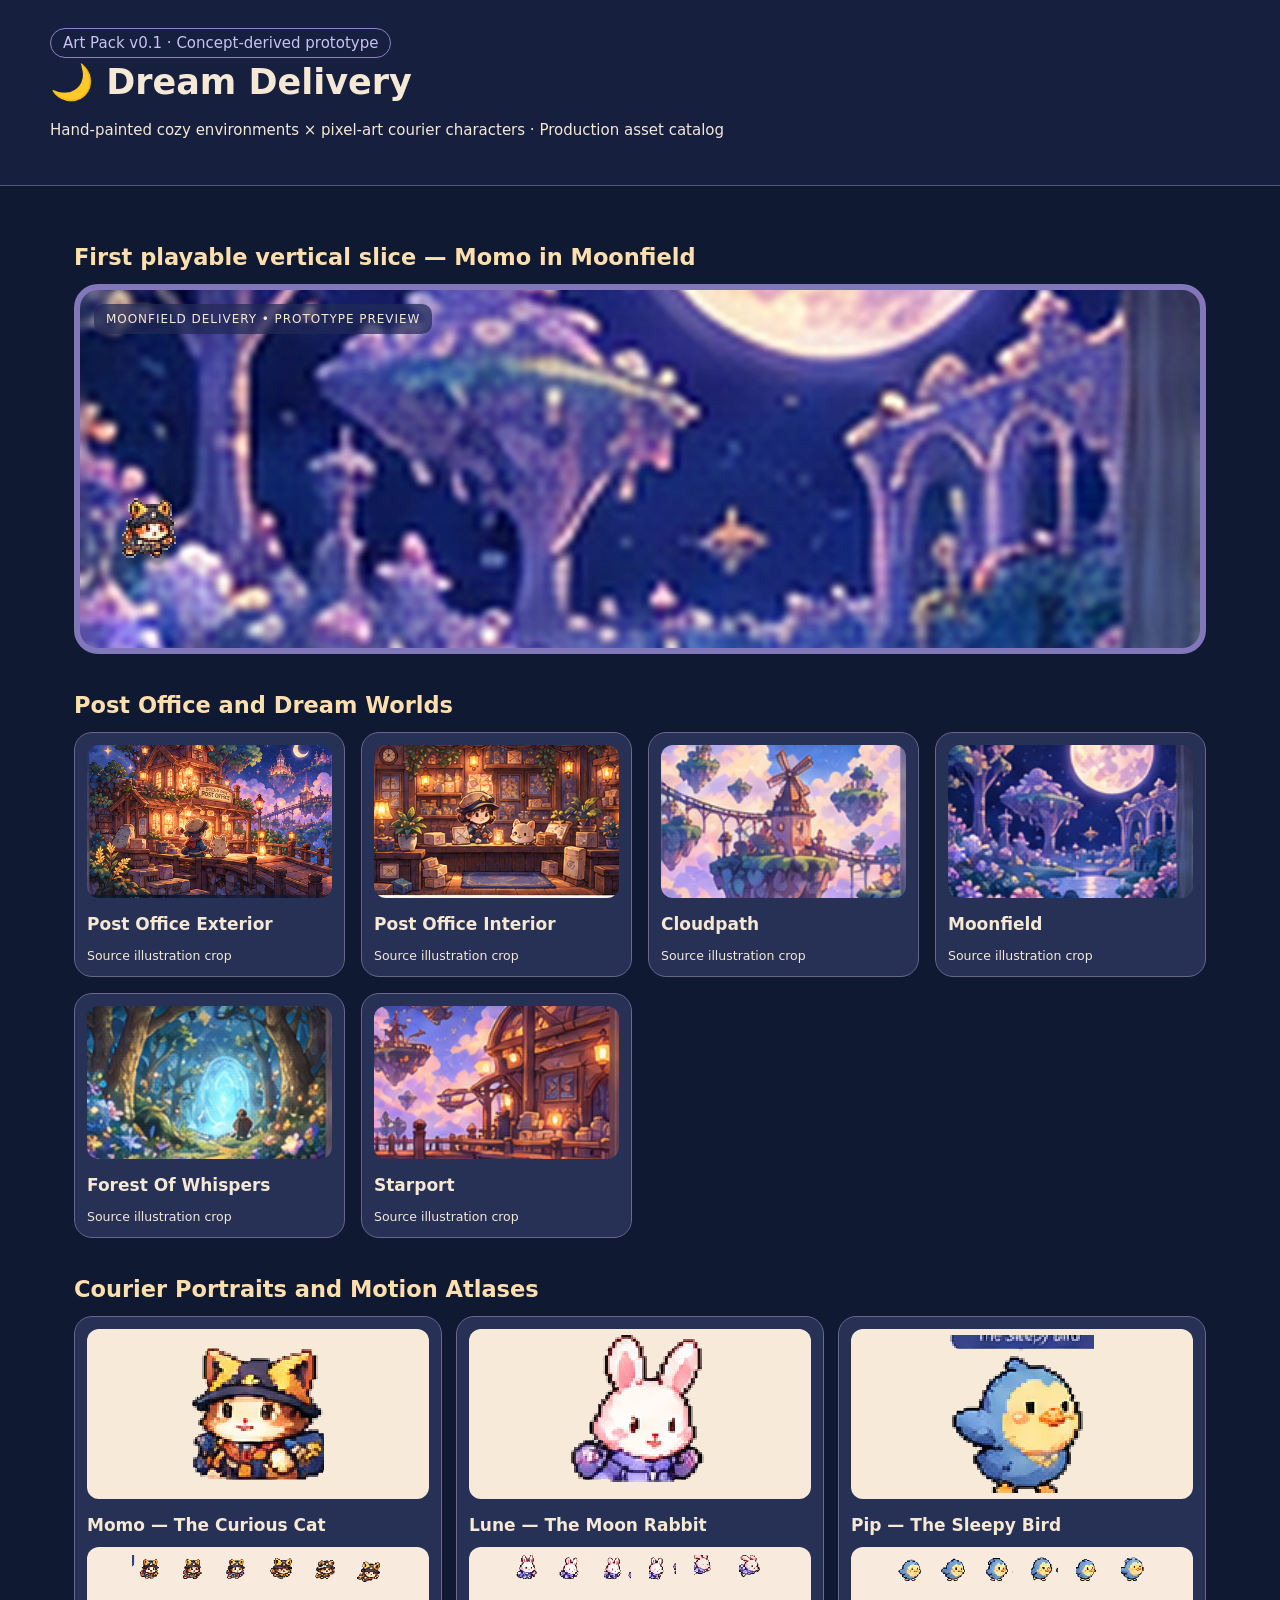
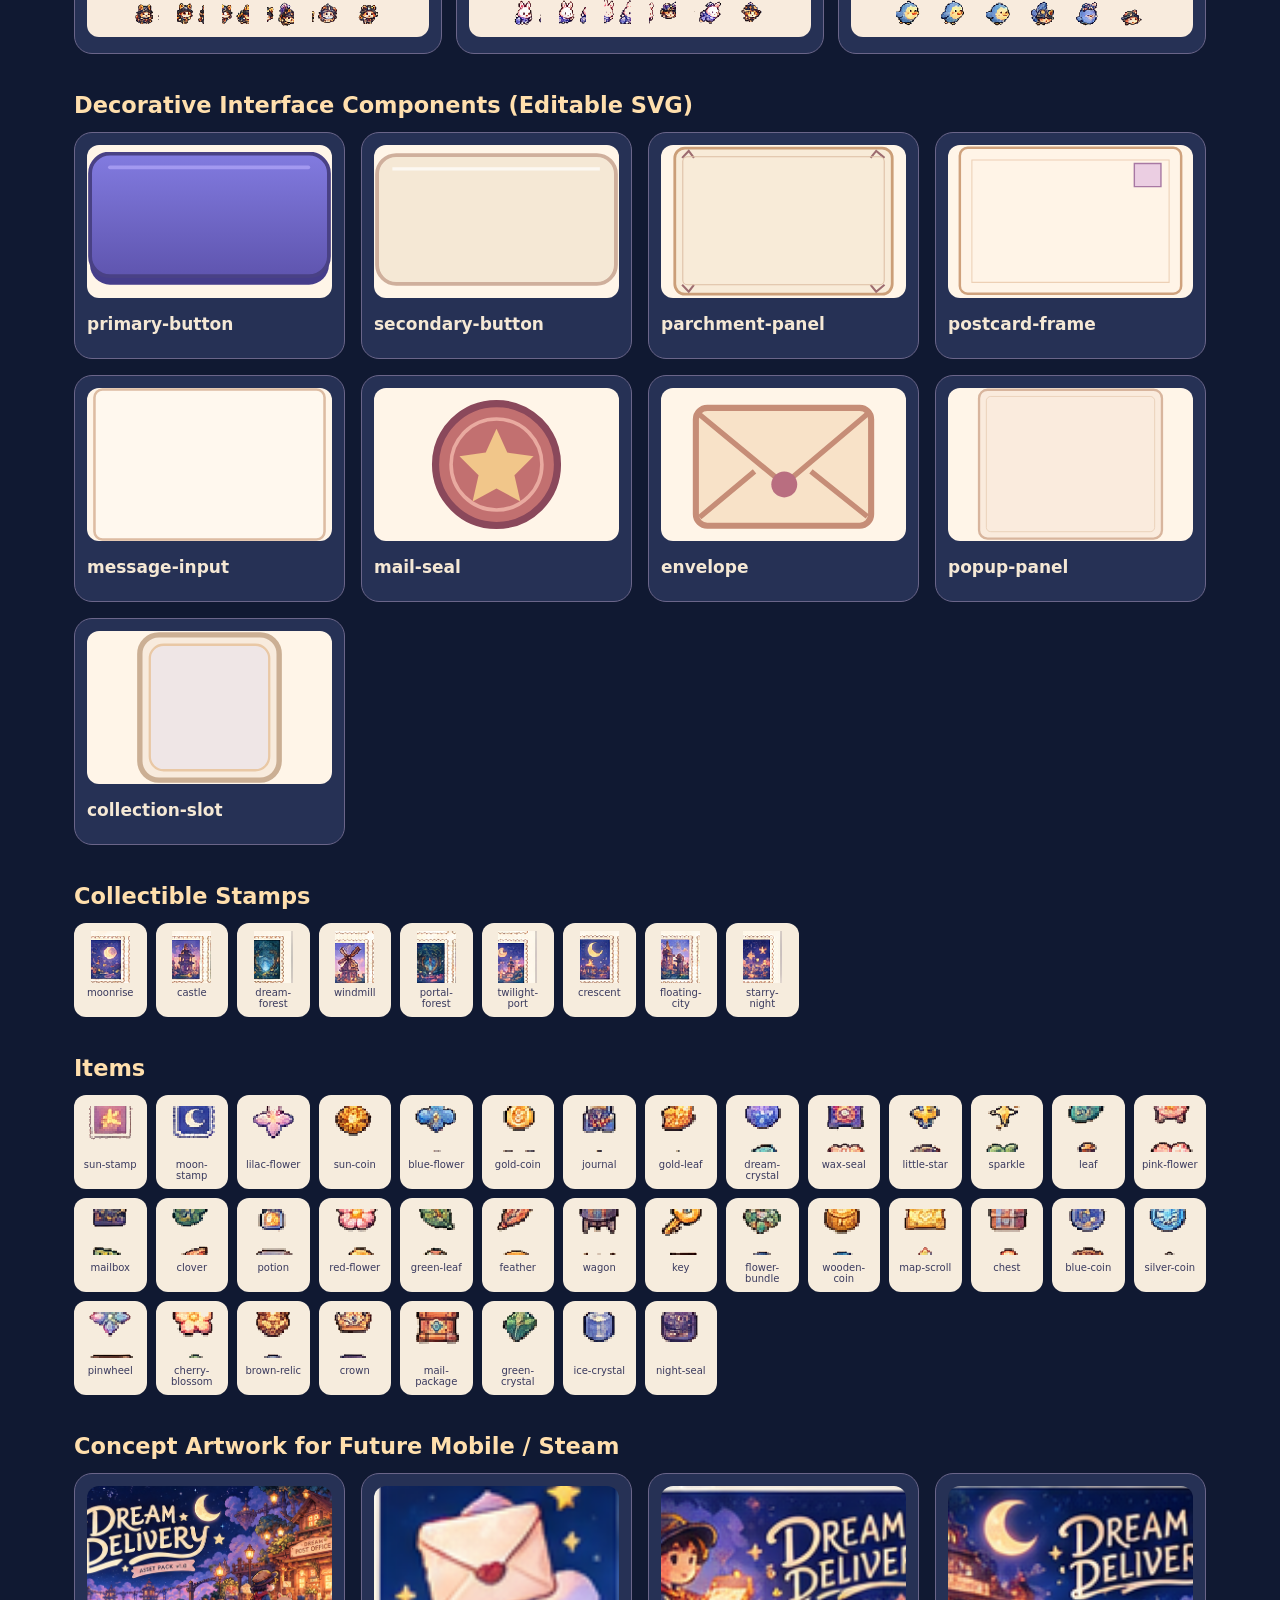
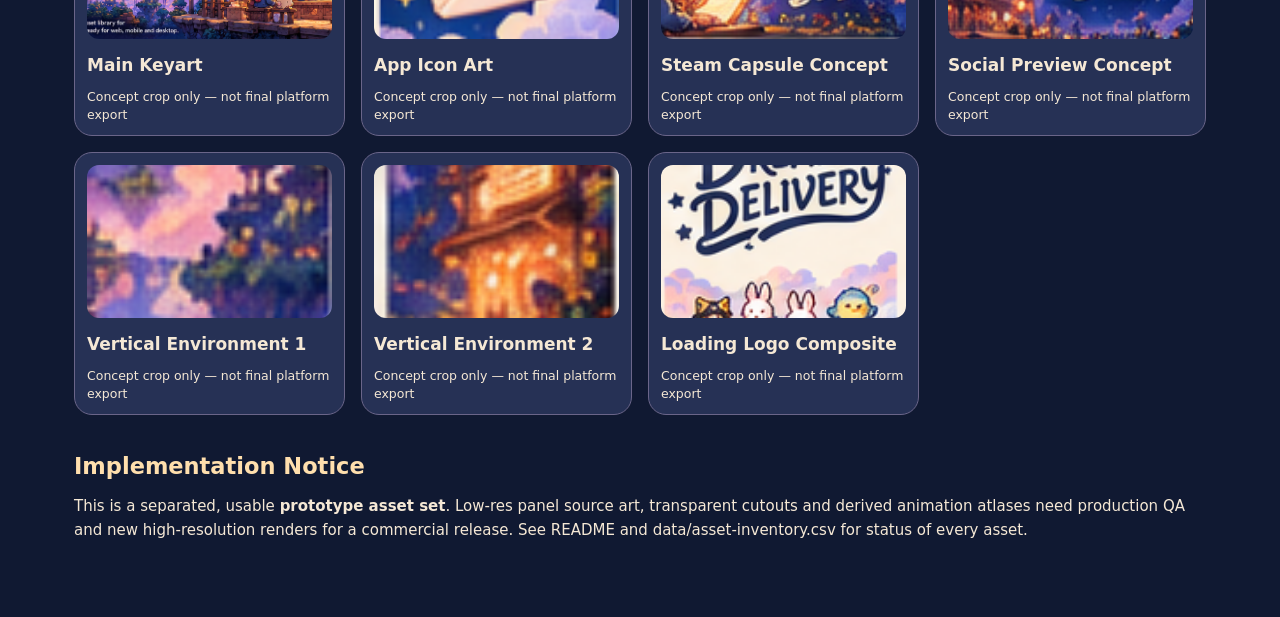
<file: DreamDelivery_AssetPack_Prototype_v1/DreamDelivery_ArtPack_v0.1/preview/index.html>
<!DOCTYPE html><html lang="en"><head><meta charset="utf-8"><meta name="viewport" content="width=device-width, initial-scale=1"><title>Dream Delivery — Asset Pack Preview</title>
<style>
:root{--cream:#F5E8D5;--navy:#20284B;--purple:#6560B3}*{box-sizing:border-box}body{margin:0;background:#101932;color:var(--cream);font:15px system-ui,sans-serif}header{padding:28px max(24px,calc((100vw - 1180px)/2));background:#171F3F;border-bottom:1px solid #50547d}h1{font-size:35px;margin:.1em 0}p{line-height:1.6}main{max-width:1180px;margin:0 auto;padding:20px 24px 60px}h2{margin:38px 0 14px;color:#ffdfad}h3{font-size:17px;margin:12px 0}.grid{display:grid;grid-template-columns:repeat(auto-fit,minmax(230px,1fr));gap:16px}.card{background:#263155;border:1px solid #6a6589;padding:12px;border-radius:18px}.card img{width:100%;aspect-ratio:16/10;object-fit:cover;border-radius:12px}.card.portrait img{object-fit:contain;background:#f8ead8}.pill{display:inline-block;border:1px solid #8c81c8;border-radius:999px;padding:5px 12px;color:#c6c2f3}.sprites{display:flex;gap:14px;flex-wrap:wrap}.sprites .card{flex:1;min-width:220px}.sprites img{image-rendering:pixelated;object-fit:contain;height:170px}.scene{position:relative;height:370px;overflow:hidden;border-radius:24px;border:6px solid #8377bb;background-size:cover;background-position:center}.sprite{position:absolute;bottom:15%;width:128px;height:128px;background-size:400% 100%;image-rendering:pixelated;animation:run 1.1s steps(4) infinite,travel 12s linear infinite;filter:drop-shadow(2px 8px 2px #0c193b77)}@keyframes run{from{background-position:0 0}to{background-position:100% 0}}@keyframes travel{from{left:-120px}to{left:100%}}.scene:after{content:'MOONFIELD DELIVERY • PROTOTYPE PREVIEW';position:absolute;left:14px;top:14px;background:#222a56b9;border-radius:10px;padding:8px 12px;font-size:12px;letter-spacing:.08em}.icons{display:grid;grid-template-columns:repeat(auto-fill,minmax(70px,1fr));gap:9px}.icons figure{margin:0;text-align:center;background:#F6ECDD;border-radius:12px;padding:8px;color:#3a3a5e}.icons img{height:52px;max-width:100%;object-fit:contain;image-rendering:pixelated}.icons figcaption{font-size:10px;overflow-wrap:anywhere}button{font-size:16px;background:#6863b5;color:white;border:2px solid #bbb2fa;border-radius:15px;padding:11px 22px;cursor:pointer}@media(prefers-reduced-motion:reduce){.sprite{animation:none;left:45%}}@media(max-width:600px){h1{font-size:26px}.scene{height:245px}}
</style></head><body><header><span class="pill">Art Pack v0.1 · Concept-derived prototype</span><h1>🌙 Dream Delivery</h1><p>Hand-painted cozy environments × pixel-art courier characters · Production asset catalog</p></header><main>
<h2>First playable vertical slice — Momo in Moonfield</h2><div class="scene" style="background-image:url('../assets/environments/moonfield/scene-preview.webp')"><div class="sprite" style="background-image:url('../assets/couriers/momo/animations/walk.png')"></div></div>
<h2>Post Office and Dream Worlds</h2><div class="grid"><div class="card"><img loading="lazy" src="../assets/environments/post-office-exterior/scene-native.png"><h3>Post Office Exterior</h3><small>Source illustration crop</small></div><div class="card"><img loading="lazy" src="../assets/environments/post-office-interior/scene-native.png"><h3>Post Office Interior</h3><small>Source illustration crop</small></div><div class="card"><img loading="lazy" src="../assets/environments/cloudpath/scene-native.png"><h3>Cloudpath</h3><small>Source illustration crop</small></div><div class="card"><img loading="lazy" src="../assets/environments/moonfield/scene-native.png"><h3>Moonfield</h3><small>Source illustration crop</small></div><div class="card"><img loading="lazy" src="../assets/environments/forest-of-whispers/scene-native.png"><h3>Forest Of Whispers</h3><small>Source illustration crop</small></div><div class="card"><img loading="lazy" src="../assets/environments/starport/scene-native.png"><h3>Starport</h3><small>Source illustration crop</small></div></div><h2>Courier Portraits and Motion Atlases</h2><div class="sprites"><div class="card portrait"><img src="../assets/couriers/momo/portrait.png"><h3>Momo — The Curious Cat</h3><img style="height:90px;width:100%;object-fit:contain;image-rendering:pixelated;background:#F8EBDD" src="../assets/couriers/momo/poses-atlas.png"></div><div class="card portrait"><img src="../assets/couriers/lune/portrait.png"><h3>Lune — The Moon Rabbit</h3><img style="height:90px;width:100%;object-fit:contain;image-rendering:pixelated;background:#F8EBDD" src="../assets/couriers/lune/poses-atlas.png"></div><div class="card portrait"><img src="../assets/couriers/pip/portrait.png"><h3>Pip — The Sleepy Bird</h3><img style="height:90px;width:100%;object-fit:contain;image-rendering:pixelated;background:#F8EBDD" src="../assets/couriers/pip/poses-atlas.png"></div></div><h2>Decorative Interface Components (Editable SVG)</h2><div class="grid"><div class="card"><img style="object-fit:contain;background:#fff5e8" src="../assets/ui/primary-button.svg"><h3>primary-button</h3></div><div class="card"><img style="object-fit:contain;background:#fff5e8" src="../assets/ui/secondary-button.svg"><h3>secondary-button</h3></div><div class="card"><img style="object-fit:contain;background:#fff5e8" src="../assets/ui/parchment-panel.svg"><h3>parchment-panel</h3></div><div class="card"><img style="object-fit:contain;background:#fff5e8" src="../assets/ui/postcard-frame.svg"><h3>postcard-frame</h3></div><div class="card"><img style="object-fit:contain;background:#fff5e8" src="../assets/ui/message-input.svg"><h3>message-input</h3></div><div class="card"><img style="object-fit:contain;background:#fff5e8" src="../assets/ui/mail-seal.svg"><h3>mail-seal</h3></div><div class="card"><img style="object-fit:contain;background:#fff5e8" src="../assets/ui/envelope.svg"><h3>envelope</h3></div><div class="card"><img style="object-fit:contain;background:#fff5e8" src="../assets/ui/popup-panel.svg"><h3>popup-panel</h3></div><div class="card"><img style="object-fit:contain;background:#fff5e8" src="../assets/ui/collection-slot.svg"><h3>collection-slot</h3></div></div><h2>Collectible Stamps</h2><div class="icons"><figure><img src="../assets/stamps/moonrise.png"><figcaption>moonrise</figcaption></figure><figure><img src="../assets/stamps/castle.png"><figcaption>castle</figcaption></figure><figure><img src="../assets/stamps/dream-forest.png"><figcaption>dream-forest</figcaption></figure><figure><img src="../assets/stamps/windmill.png"><figcaption>windmill</figcaption></figure><figure><img src="../assets/stamps/portal-forest.png"><figcaption>portal-forest</figcaption></figure><figure><img src="../assets/stamps/twilight-port.png"><figcaption>twilight-port</figcaption></figure><figure><img src="../assets/stamps/crescent.png"><figcaption>crescent</figcaption></figure><figure><img src="../assets/stamps/floating-city.png"><figcaption>floating-city</figcaption></figure><figure><img src="../assets/stamps/starry-night.png"><figcaption>starry-night</figcaption></figure></div><h2>Items</h2><div class="icons"><figure><img src="../assets/icons/items/sun-stamp.png"><figcaption>sun-stamp</figcaption></figure><figure><img src="../assets/icons/items/moon-stamp.png"><figcaption>moon-stamp</figcaption></figure><figure><img src="../assets/icons/items/lilac-flower.png"><figcaption>lilac-flower</figcaption></figure><figure><img src="../assets/icons/items/sun-coin.png"><figcaption>sun-coin</figcaption></figure><figure><img src="../assets/icons/items/blue-flower.png"><figcaption>blue-flower</figcaption></figure><figure><img src="../assets/icons/items/gold-coin.png"><figcaption>gold-coin</figcaption></figure><figure><img src="../assets/icons/items/journal.png"><figcaption>journal</figcaption></figure><figure><img src="../assets/icons/items/gold-leaf.png"><figcaption>gold-leaf</figcaption></figure><figure><img src="../assets/icons/items/dream-crystal.png"><figcaption>dream-crystal</figcaption></figure><figure><img src="../assets/icons/items/wax-seal.png"><figcaption>wax-seal</figcaption></figure><figure><img src="../assets/icons/items/little-star.png"><figcaption>little-star</figcaption></figure><figure><img src="../assets/icons/items/sparkle.png"><figcaption>sparkle</figcaption></figure><figure><img src="../assets/icons/items/leaf.png"><figcaption>leaf</figcaption></figure><figure><img src="../assets/icons/items/pink-flower.png"><figcaption>pink-flower</figcaption></figure><figure><img src="../assets/icons/items/mailbox.png"><figcaption>mailbox</figcaption></figure><figure><img src="../assets/icons/items/clover.png"><figcaption>clover</figcaption></figure><figure><img src="../assets/icons/items/potion.png"><figcaption>potion</figcaption></figure><figure><img src="../assets/icons/items/red-flower.png"><figcaption>red-flower</figcaption></figure><figure><img src="../assets/icons/items/green-leaf.png"><figcaption>green-leaf</figcaption></figure><figure><img src="../assets/icons/items/feather.png"><figcaption>feather</figcaption></figure><figure><img src="../assets/icons/items/wagon.png"><figcaption>wagon</figcaption></figure><figure><img src="../assets/icons/items/key.png"><figcaption>key</figcaption></figure><figure><img src="../assets/icons/items/flower-bundle.png"><figcaption>flower-bundle</figcaption></figure><figure><img src="../assets/icons/items/wooden-coin.png"><figcaption>wooden-coin</figcaption></figure><figure><img src="../assets/icons/items/map-scroll.png"><figcaption>map-scroll</figcaption></figure><figure><img src="../assets/icons/items/chest.png"><figcaption>chest</figcaption></figure><figure><img src="../assets/icons/items/blue-coin.png"><figcaption>blue-coin</figcaption></figure><figure><img src="../assets/icons/items/silver-coin.png"><figcaption>silver-coin</figcaption></figure><figure><img src="../assets/icons/items/pinwheel.png"><figcaption>pinwheel</figcaption></figure><figure><img src="../assets/icons/items/cherry-blossom.png"><figcaption>cherry-blossom</figcaption></figure><figure><img src="../assets/icons/items/brown-relic.png"><figcaption>brown-relic</figcaption></figure><figure><img src="../assets/icons/items/crown.png"><figcaption>crown</figcaption></figure><figure><img src="../assets/icons/items/mail-package.png"><figcaption>mail-package</figcaption></figure><figure><img src="../assets/icons/items/green-crystal.png"><figcaption>green-crystal</figcaption></figure><figure><img src="../assets/icons/items/ice-crystal.png"><figcaption>ice-crystal</figcaption></figure><figure><img src="../assets/icons/items/night-seal.png"><figcaption>night-seal</figcaption></figure></div><h2>Concept Artwork for Future Mobile / Steam</h2><div class="grid"><div class="card"><img loading="lazy" src="../assets/marketing/main-keyart.png"><h3>Main Keyart</h3><small>Concept crop only — not final platform export</small></div><div class="card"><img loading="lazy" src="../assets/marketing/app-icon-art.png"><h3>App Icon Art</h3><small>Concept crop only — not final platform export</small></div><div class="card"><img loading="lazy" src="../assets/marketing/steam-capsule-concept.png"><h3>Steam Capsule Concept</h3><small>Concept crop only — not final platform export</small></div><div class="card"><img loading="lazy" src="../assets/marketing/social-preview-concept.png"><h3>Social Preview Concept</h3><small>Concept crop only — not final platform export</small></div><div class="card"><img loading="lazy" src="../assets/marketing/vertical-environment-1.png"><h3>Vertical Environment 1</h3><small>Concept crop only — not final platform export</small></div><div class="card"><img loading="lazy" src="../assets/marketing/vertical-environment-2.png"><h3>Vertical Environment 2</h3><small>Concept crop only — not final platform export</small></div><div class="card"><img loading="lazy" src="../assets/marketing/loading-logo-composite.png"><h3>Loading Logo Composite</h3><small>Concept crop only — not final platform export</small></div></div><h2>Implementation Notice</h2><p>This is a separated, usable <strong>prototype asset set</strong>. Low-res panel source art, transparent cutouts and derived animation atlases need production QA and new high-resolution renders for a commercial release. See README and data/asset-inventory.csv for status of every asset.</p></main></body></html>
</file>
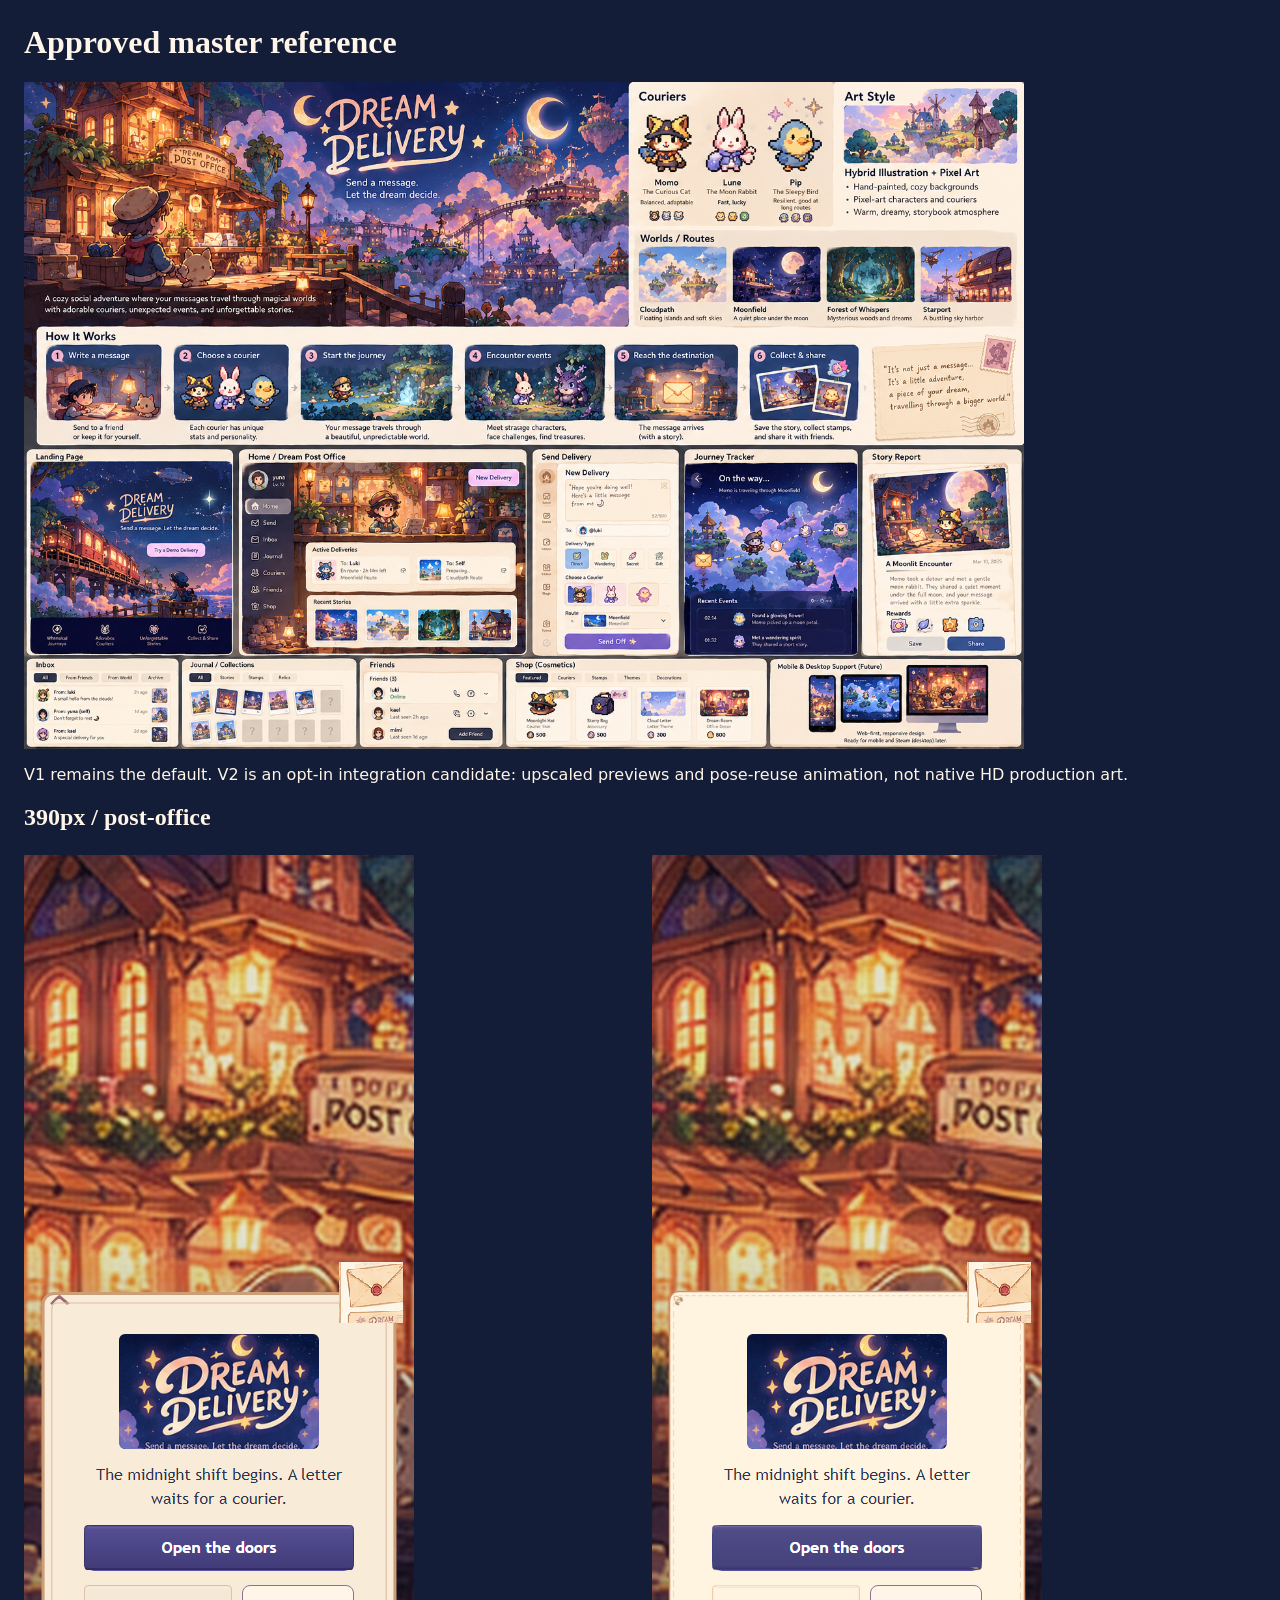
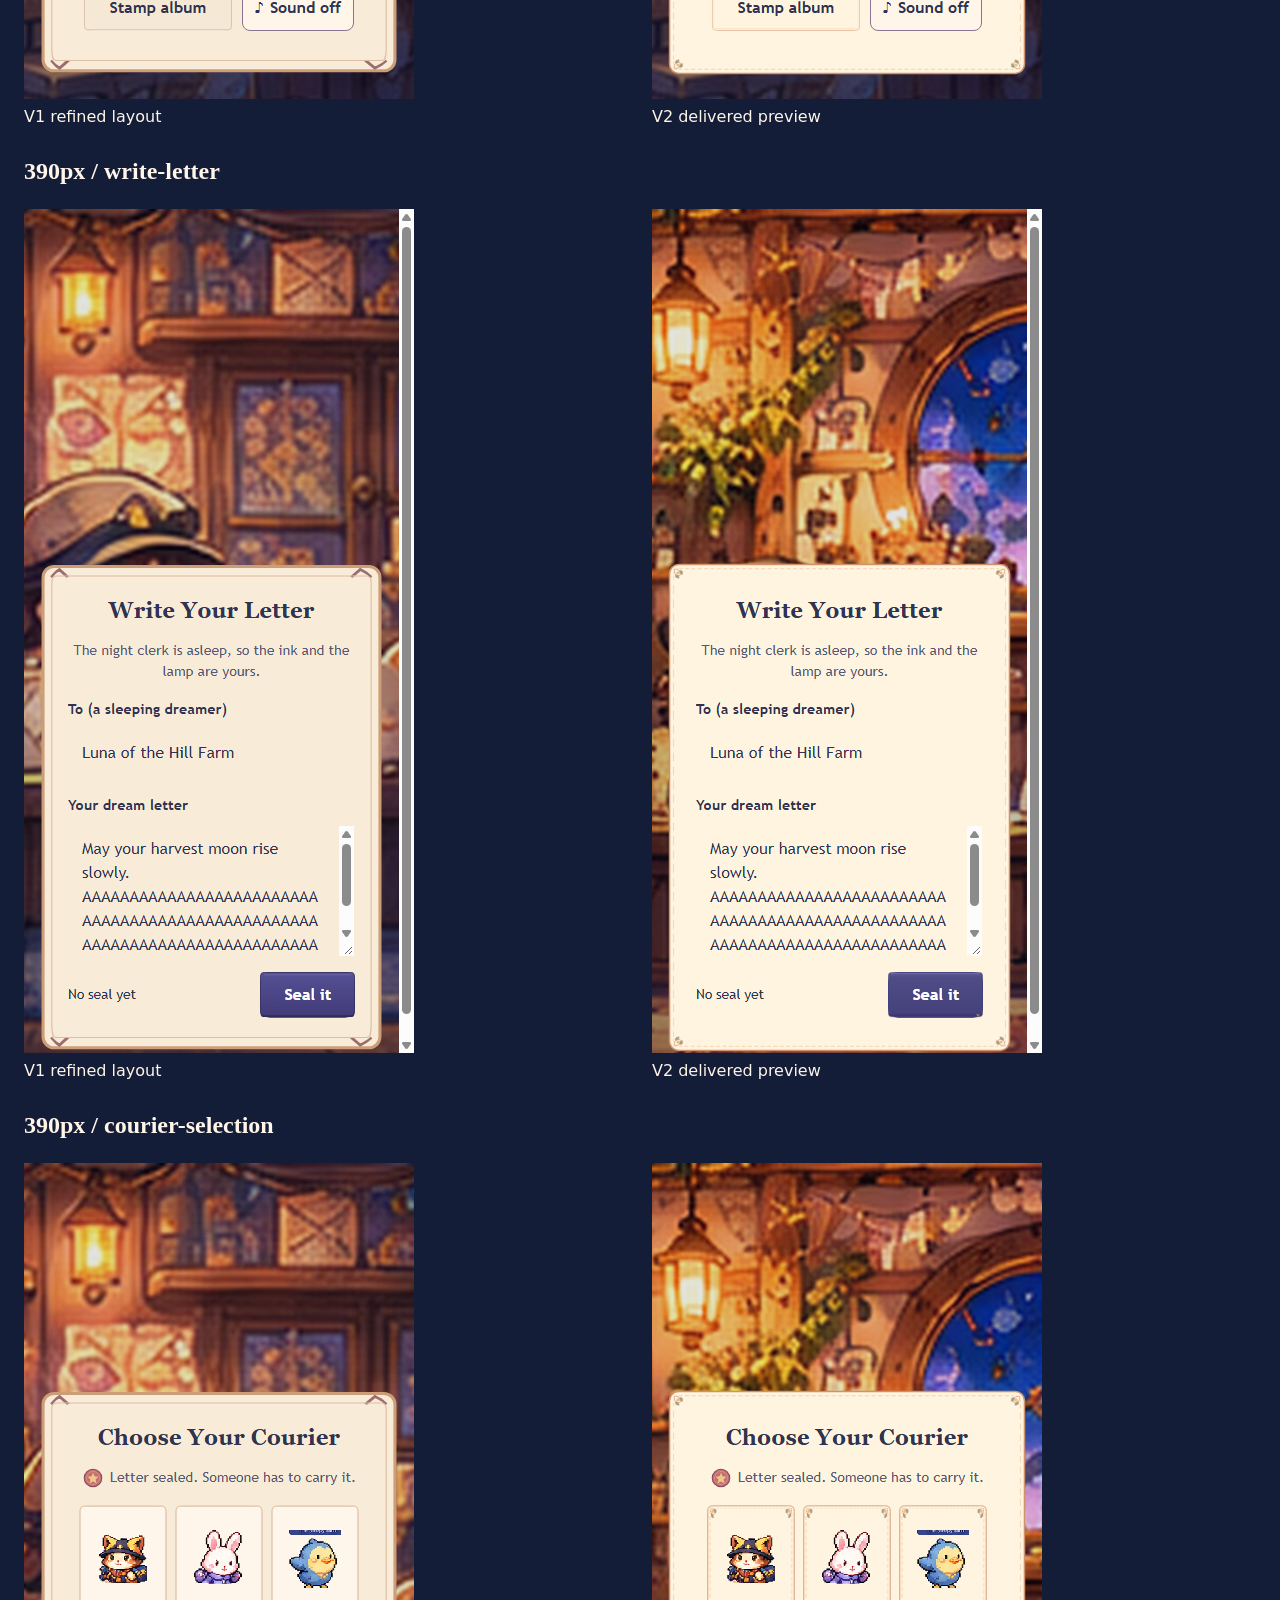
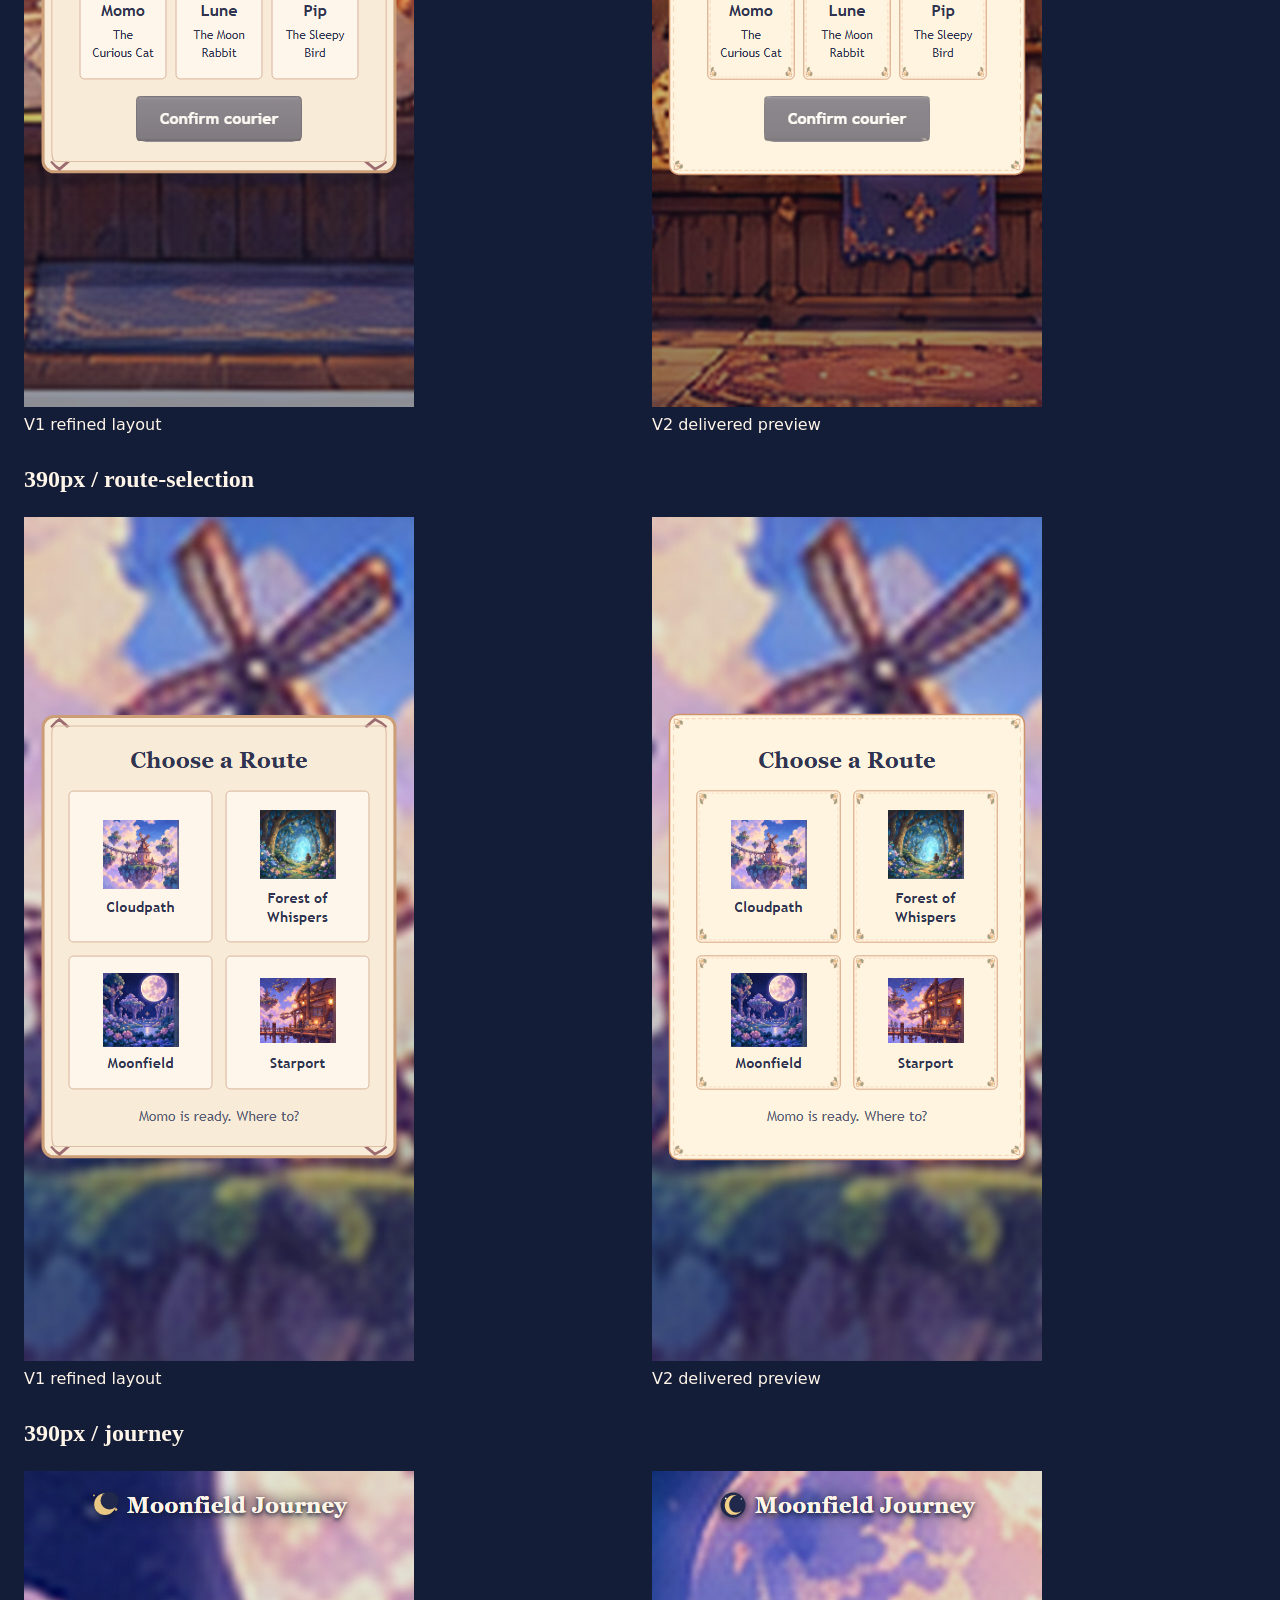
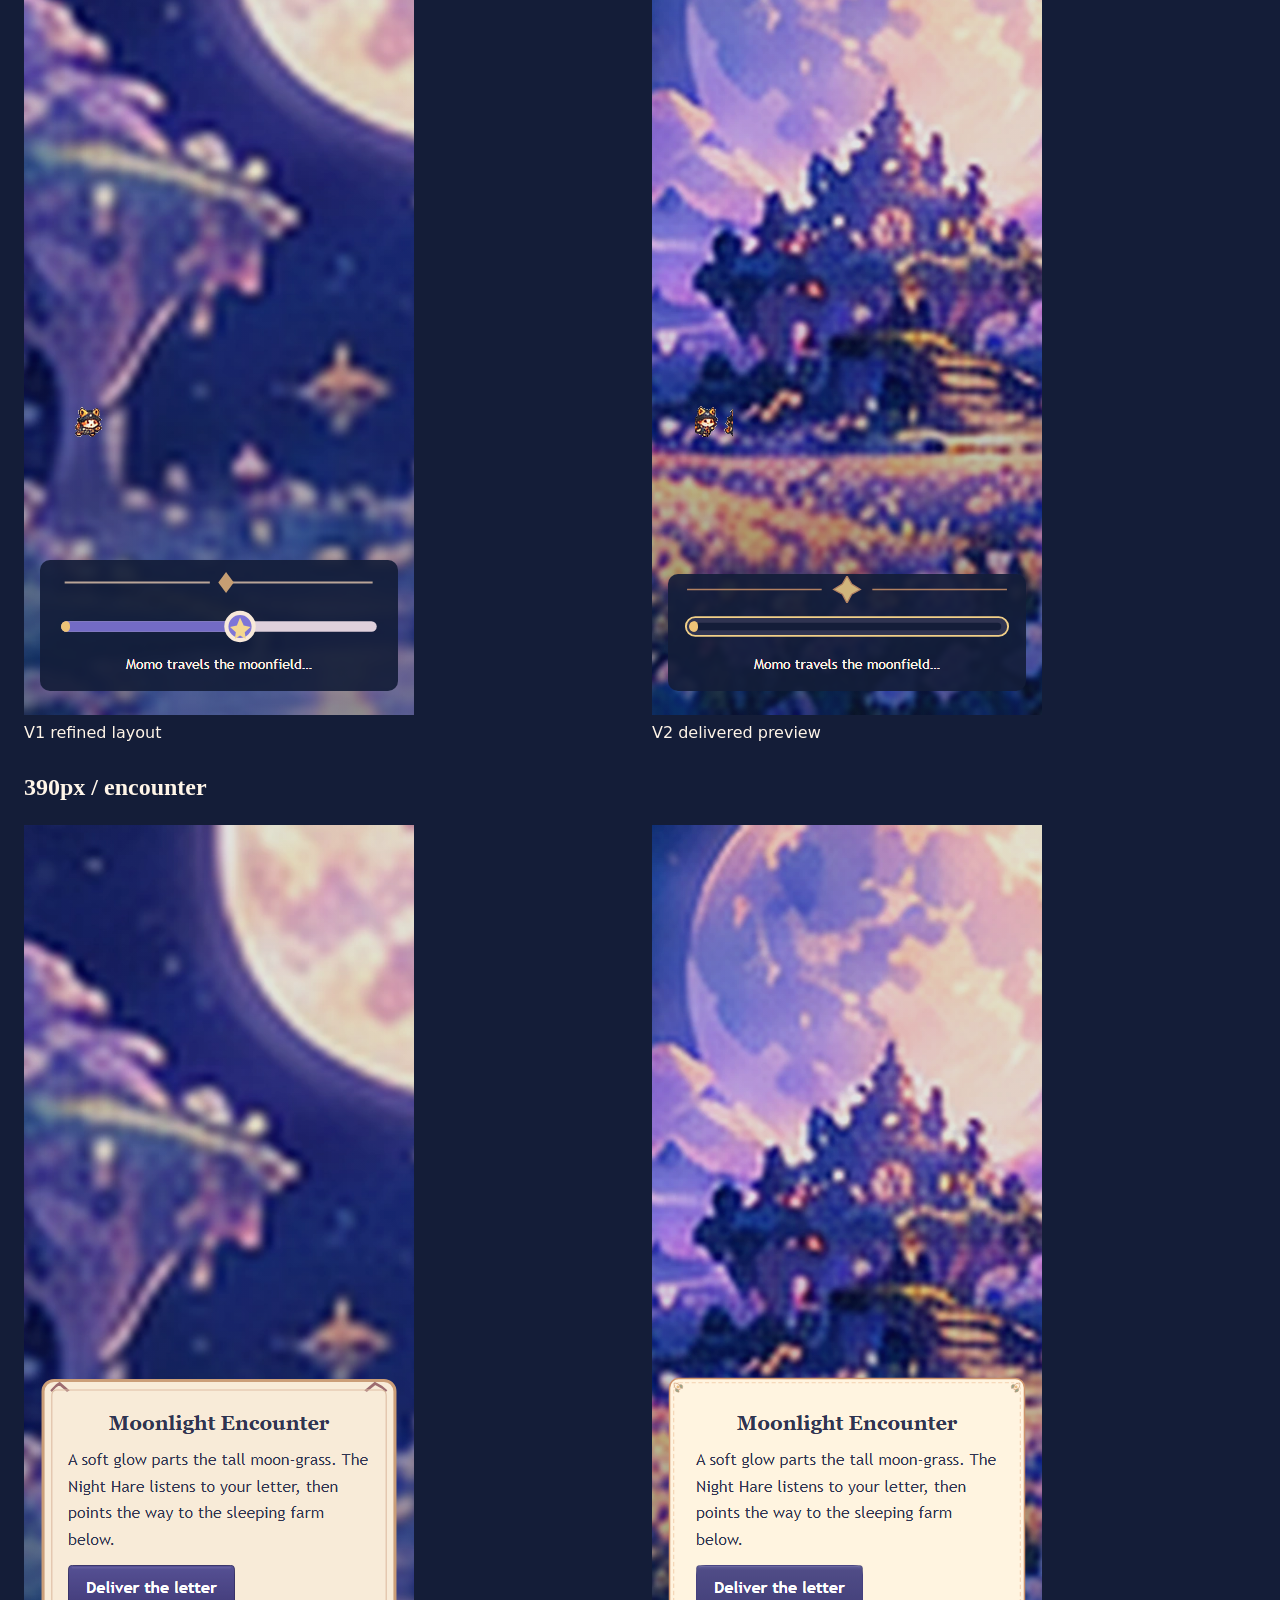
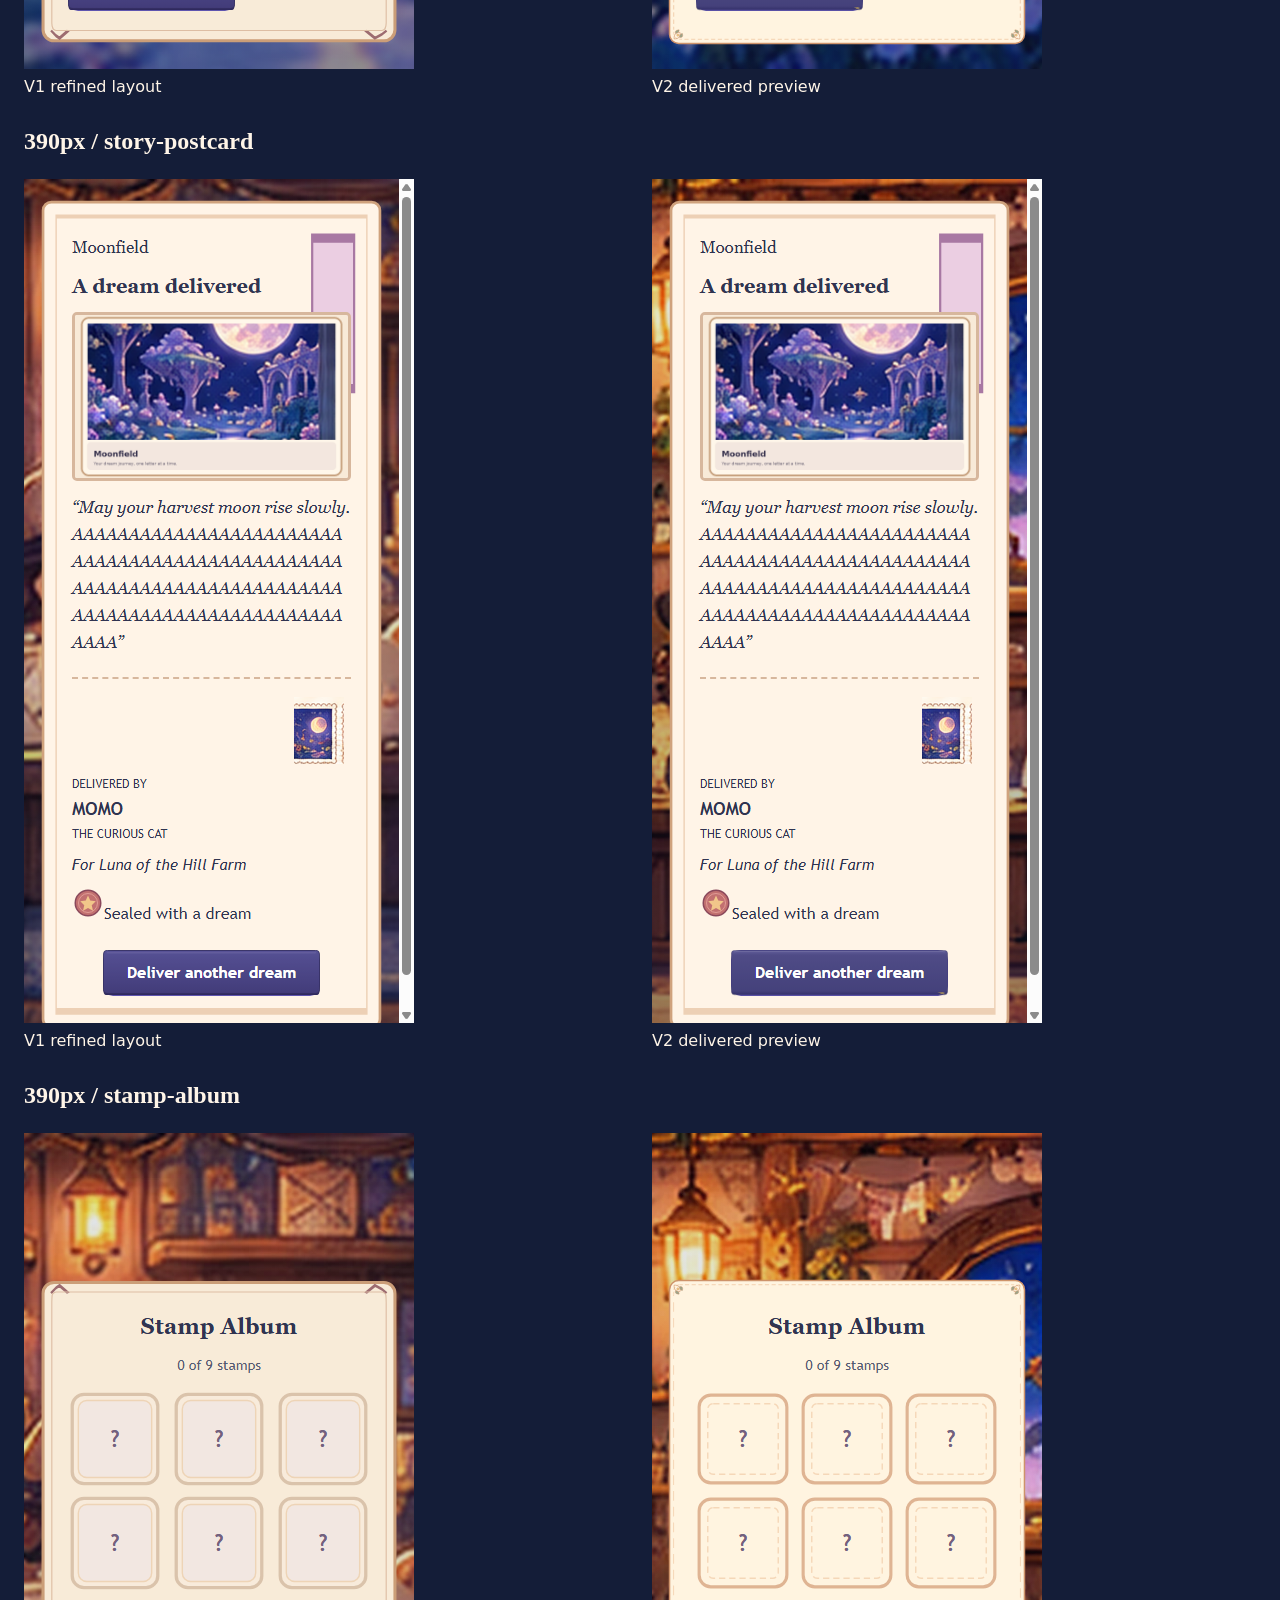
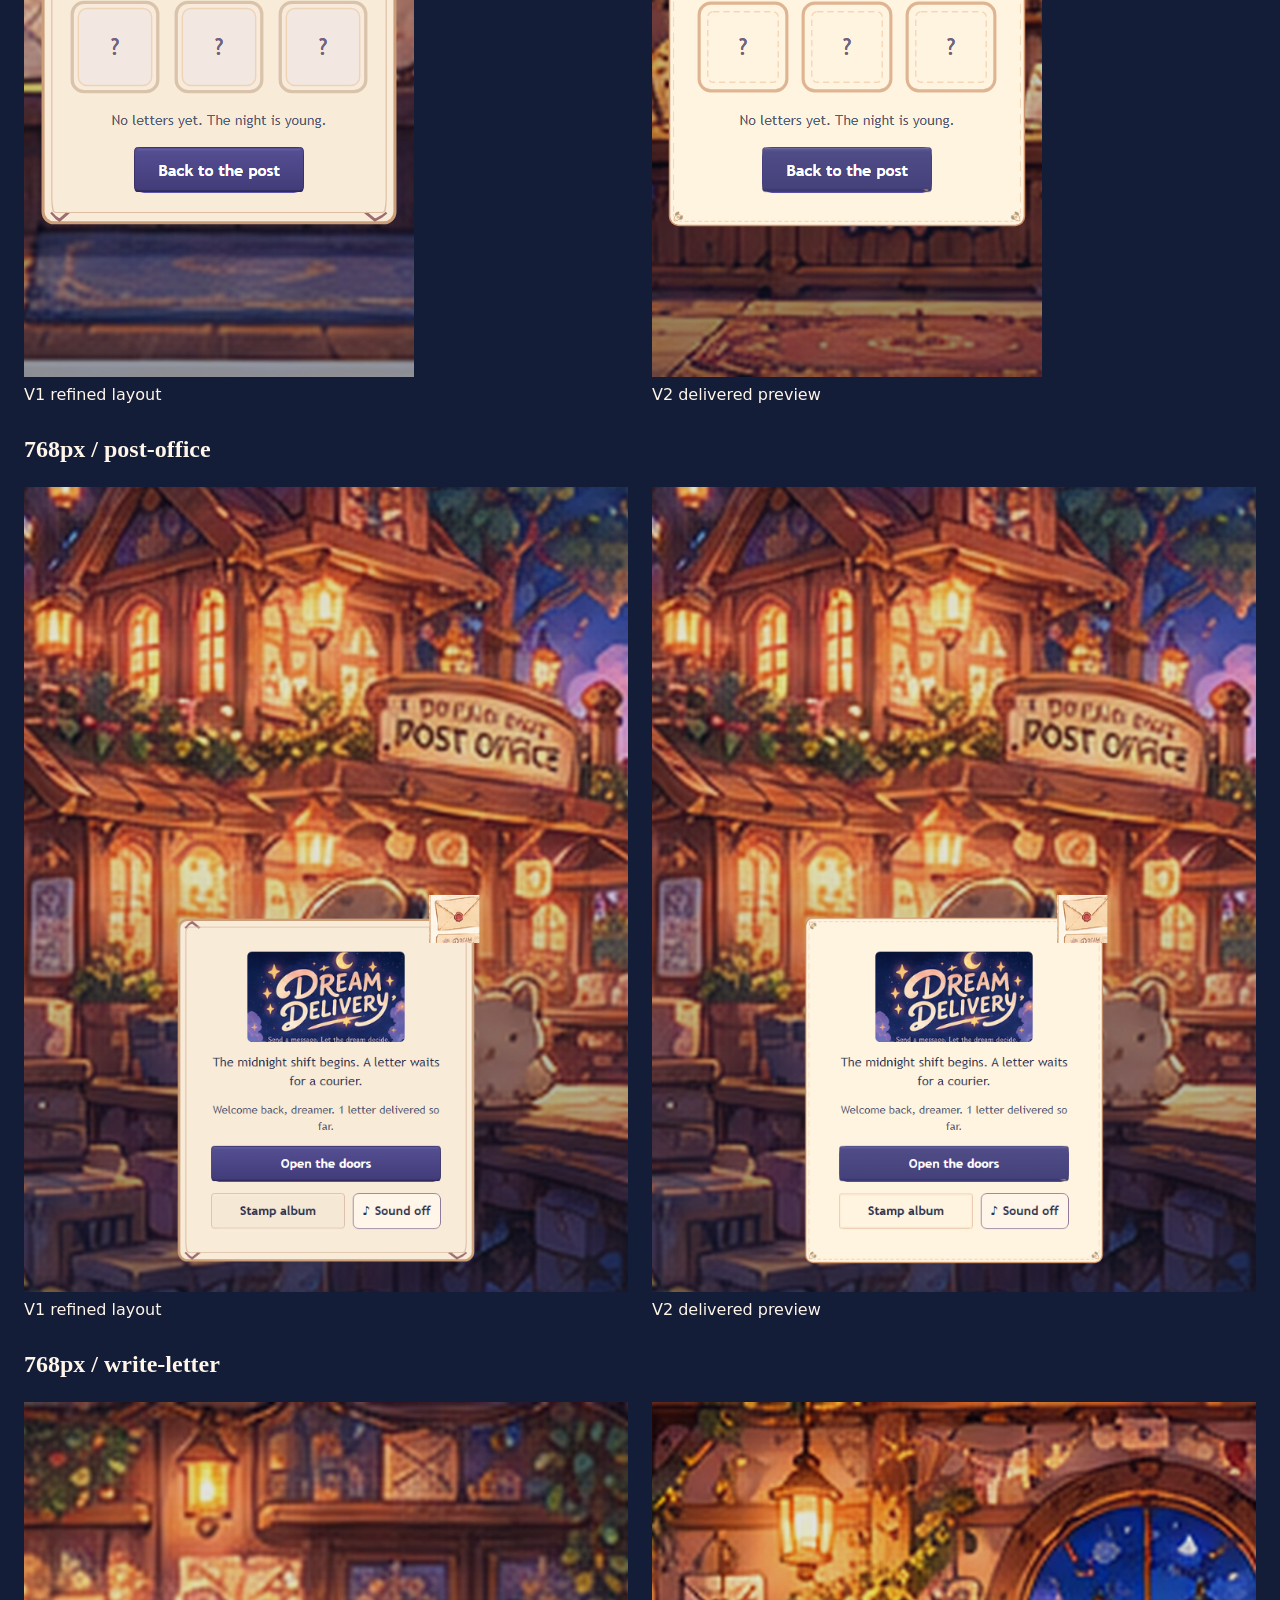
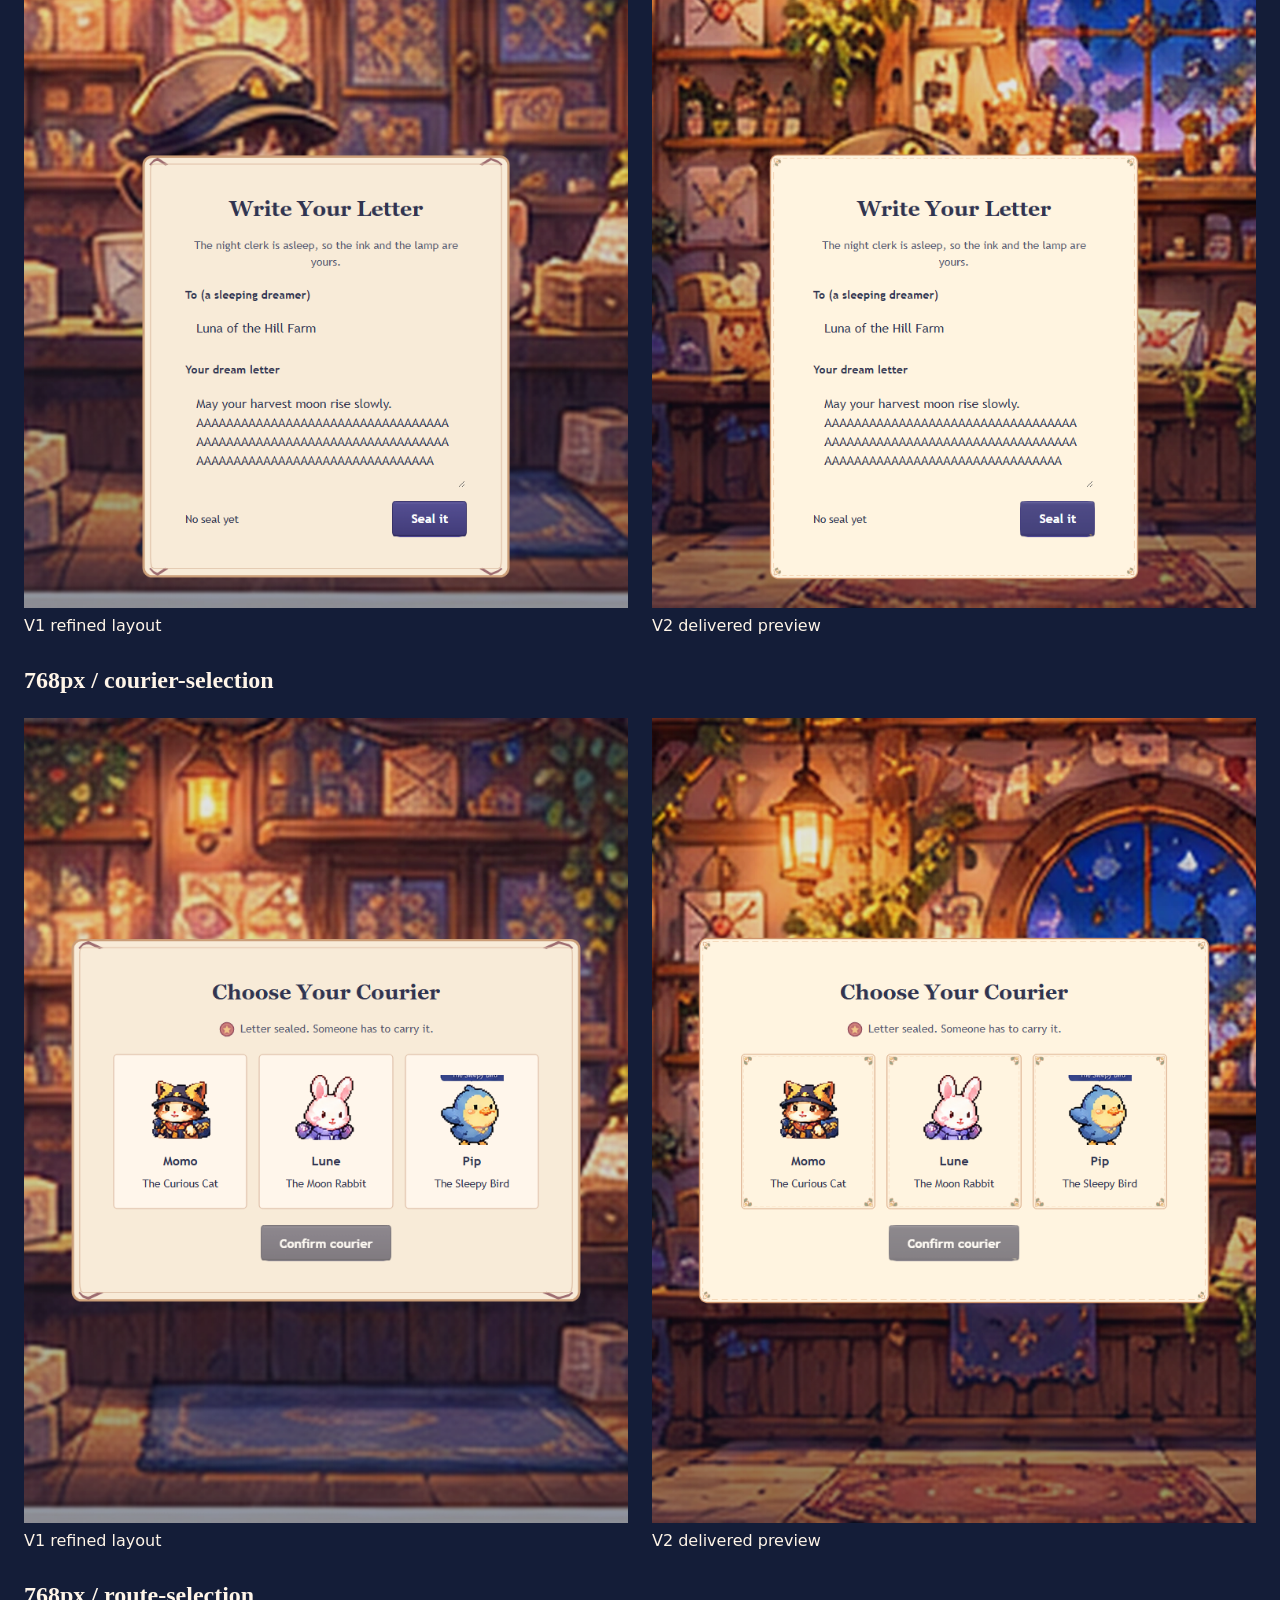
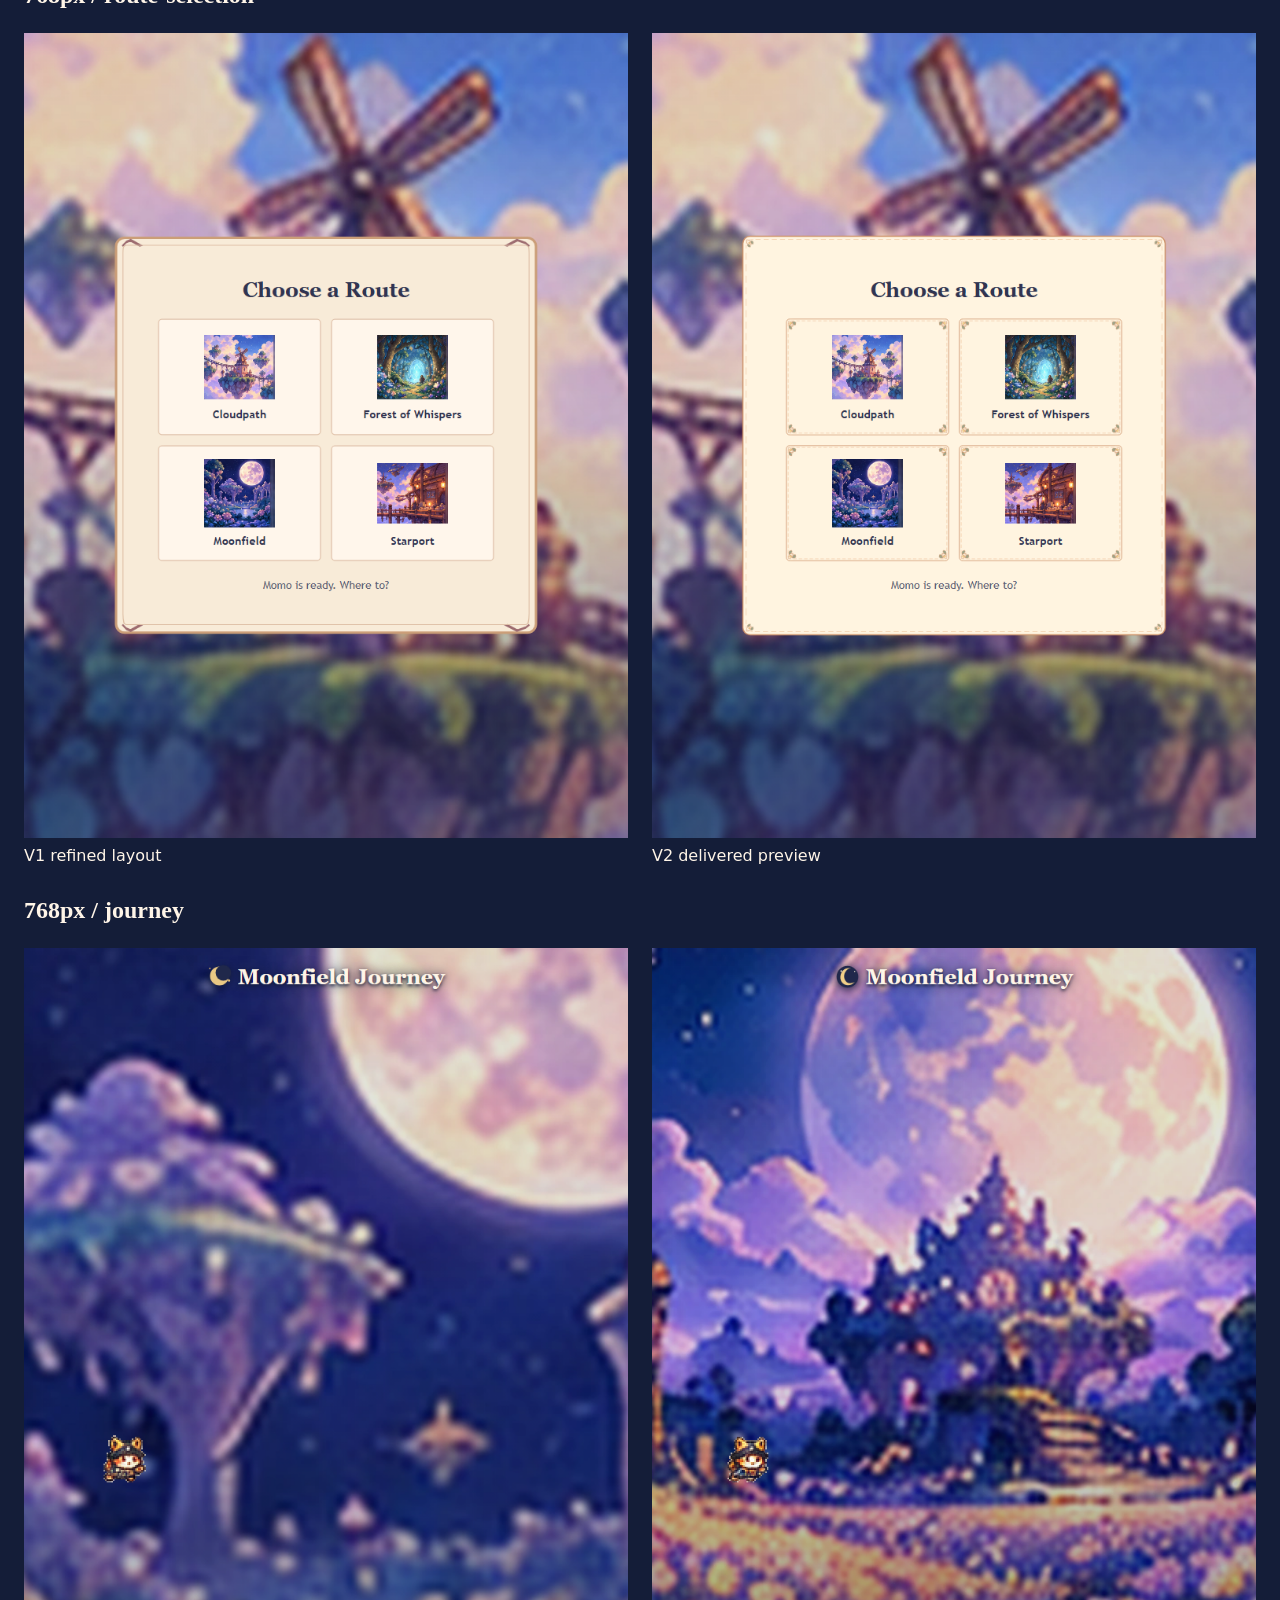
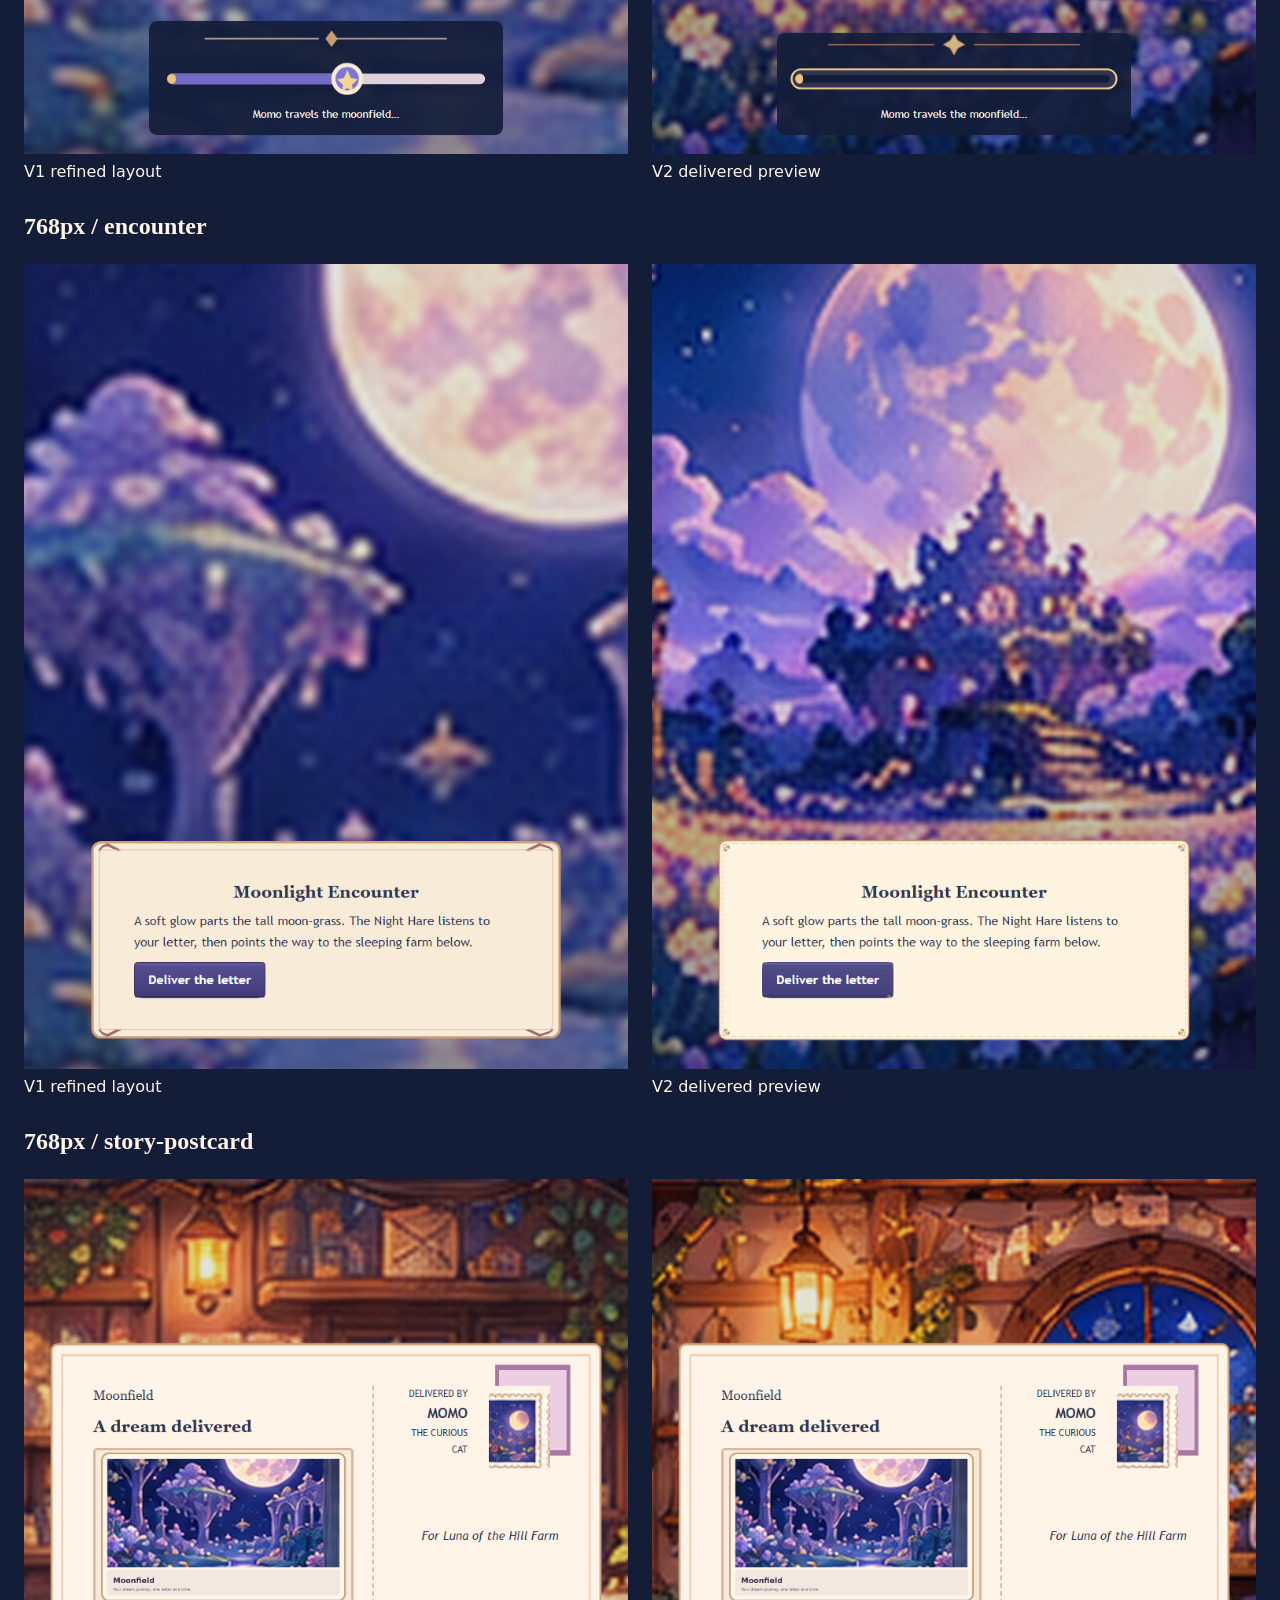
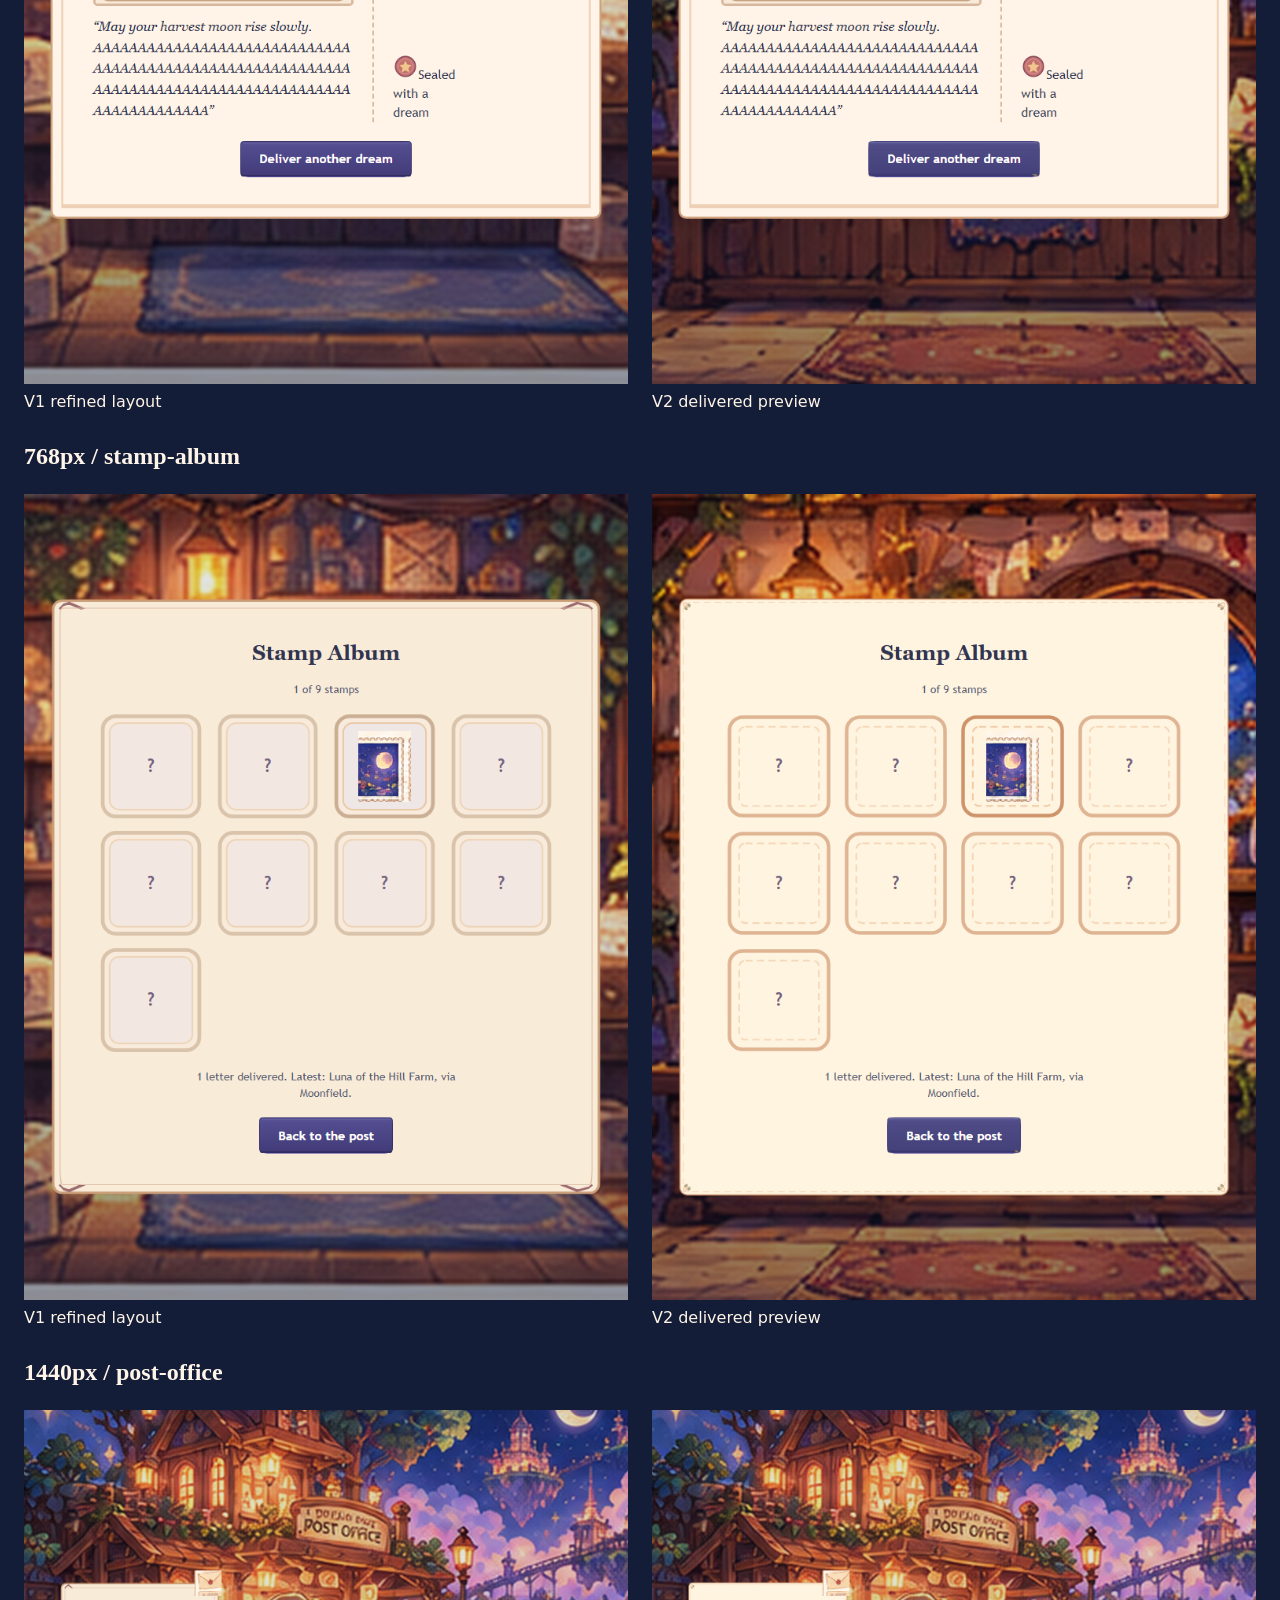
<file: qa/art-comparison.html>
<!doctype html><html lang="en"><meta charset="utf-8"><meta name="viewport" content="width=device-width,initial-scale=1"><title>Dream Delivery art comparison</title><style>body{margin:24px;background:#141d38;color:#fff5e8;font:16px system-ui}h1,h2{font-family:Georgia,serif}img{display:block;max-width:100%;height:auto}section{display:grid;grid-template-columns:repeat(2,minmax(0,1fr));gap:24px;margin:24px 0}figure{margin:0}figcaption{padding:8px 0}header img{max-width:1000px}@media(max-width:700px){section{grid-template-columns:1fr}}</style><header><h1>Approved master reference</h1><img src="../DreamDelivery_AssetPack_Prototype_v1/DreamDelivery_ArtPack_v0.1/references/master-original.png" alt="Approved Dream Delivery concept"><p>V1 remains the default. V2 is an opt-in integration candidate: upscaled previews and pose-reuse animation, not native HD production art.</p></header><main id="comparisons"></main><script>const screens=['post-office','write-letter','courier-selection','route-selection','journey','encounter','story-postcard','stamp-album'];const root=document.getElementById('comparisons');for(const width of [390,768,1440,1920])for(const screen of screens){const h=document.createElement('h2');h.textContent=width+'px / '+screen;root.append(h);const section=document.createElement('section');for(const [folder,label]of [['reconstruction','V1 refined layout'],['reconstruction-v2','V2 delivered preview']]){const figure=document.createElement('figure'),img=document.createElement('img'),caption=document.createElement('figcaption');img.src=folder+'/'+width+'-'+screen+'.png';img.alt=label+' '+screen;caption.textContent=label;figure.append(img,caption);section.append(figure)}root.append(section)}</script></html>
</file>
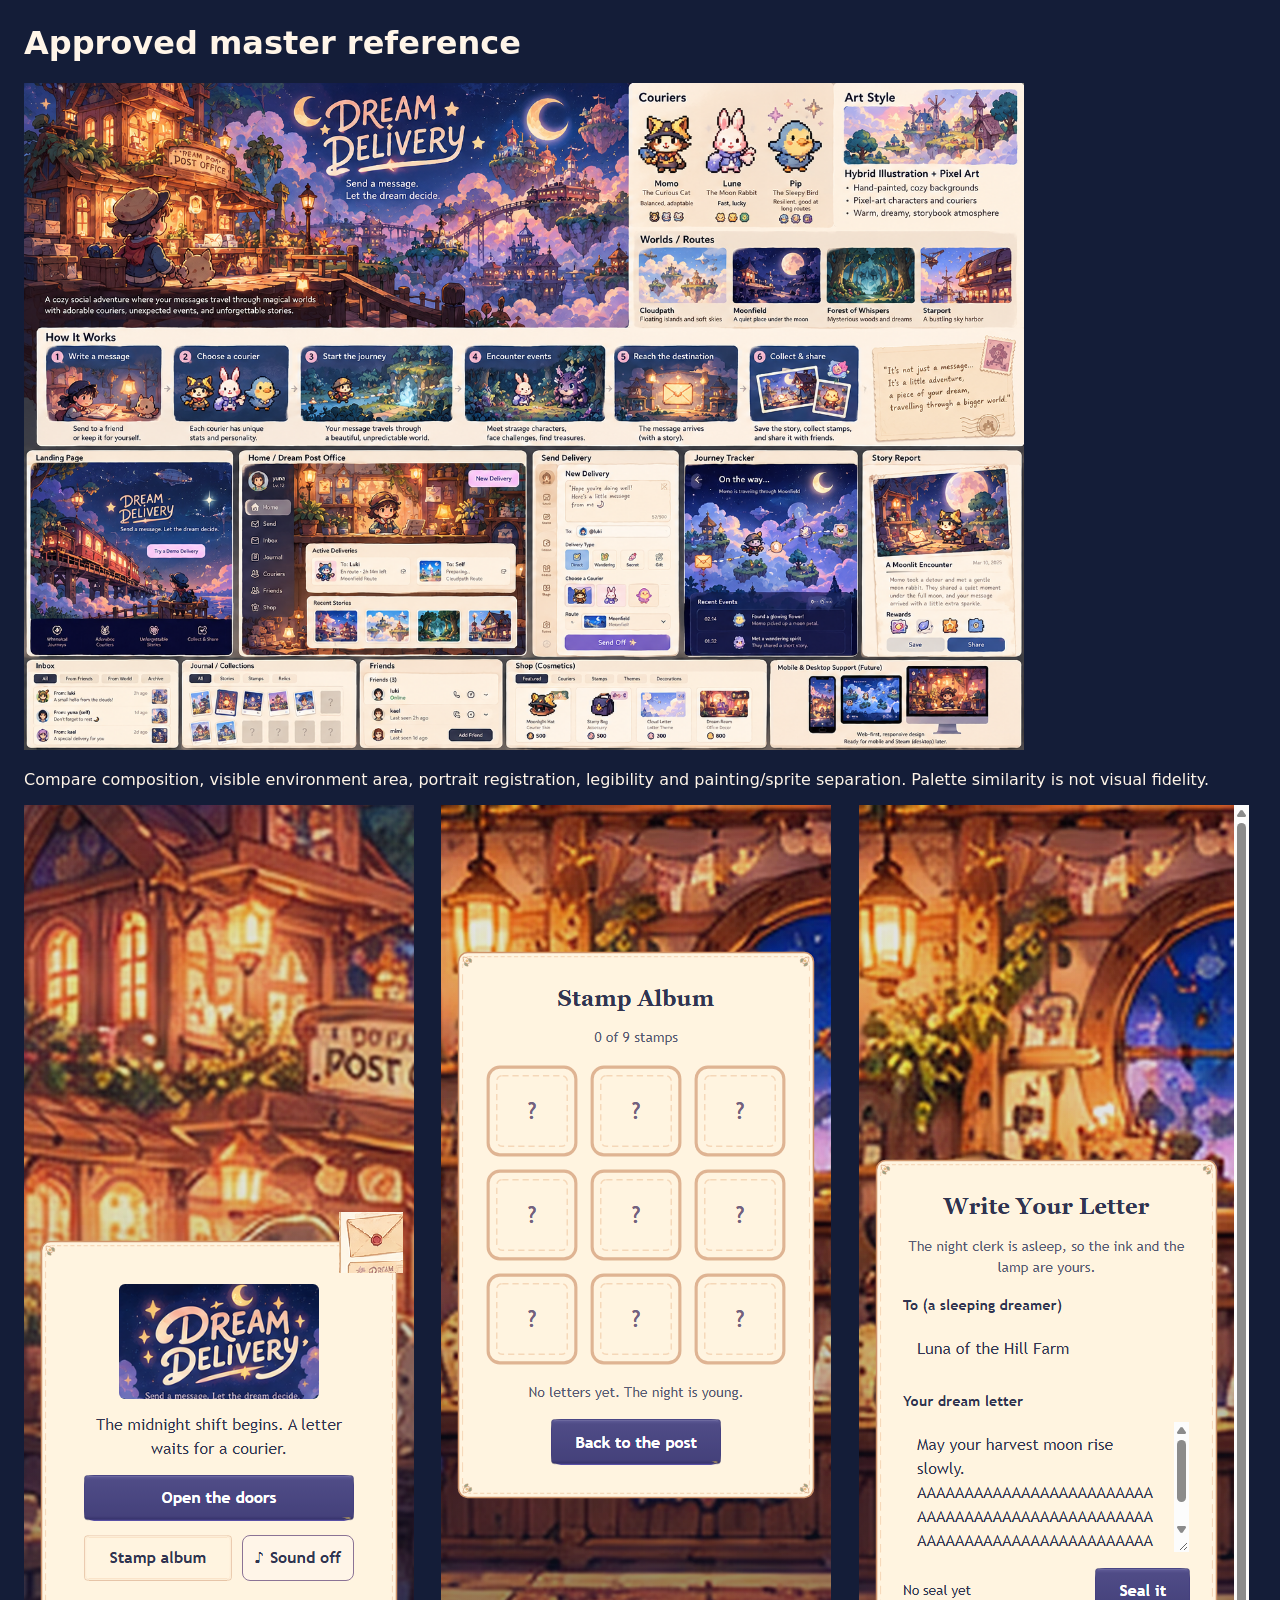
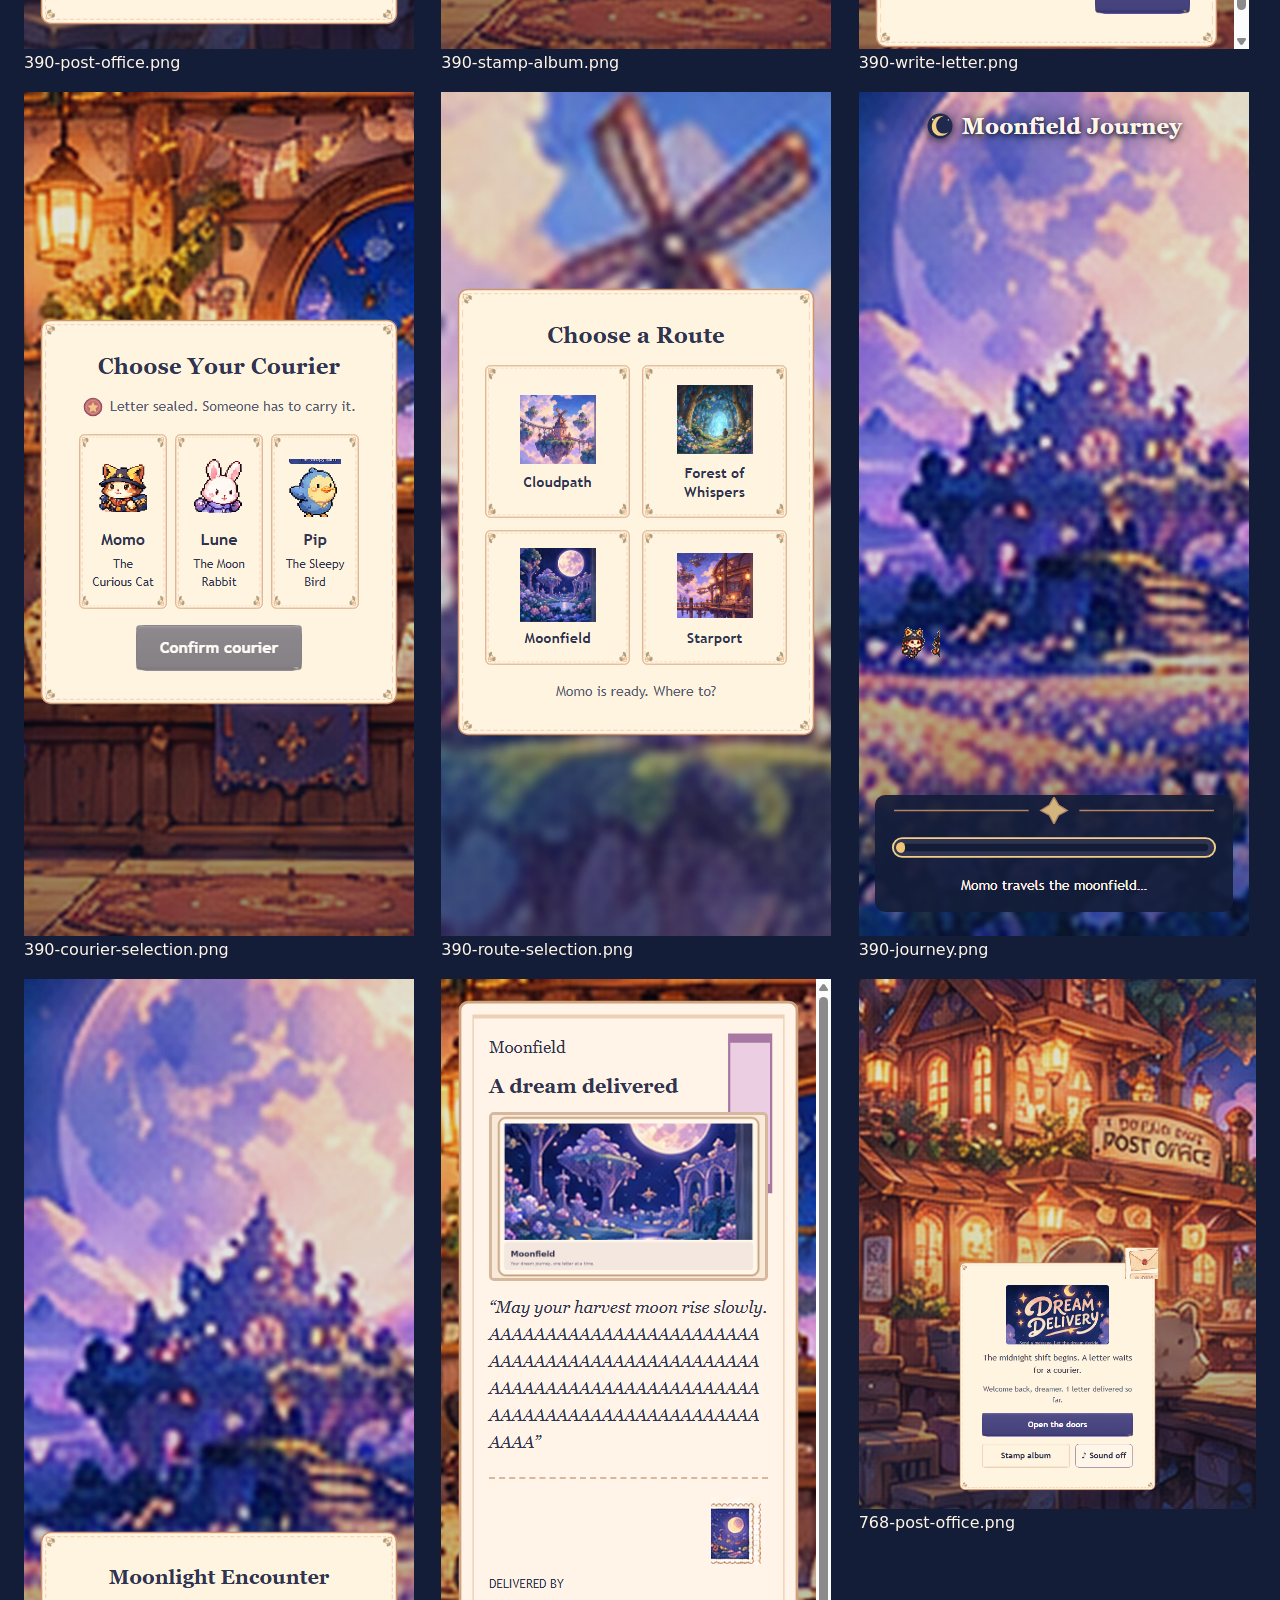
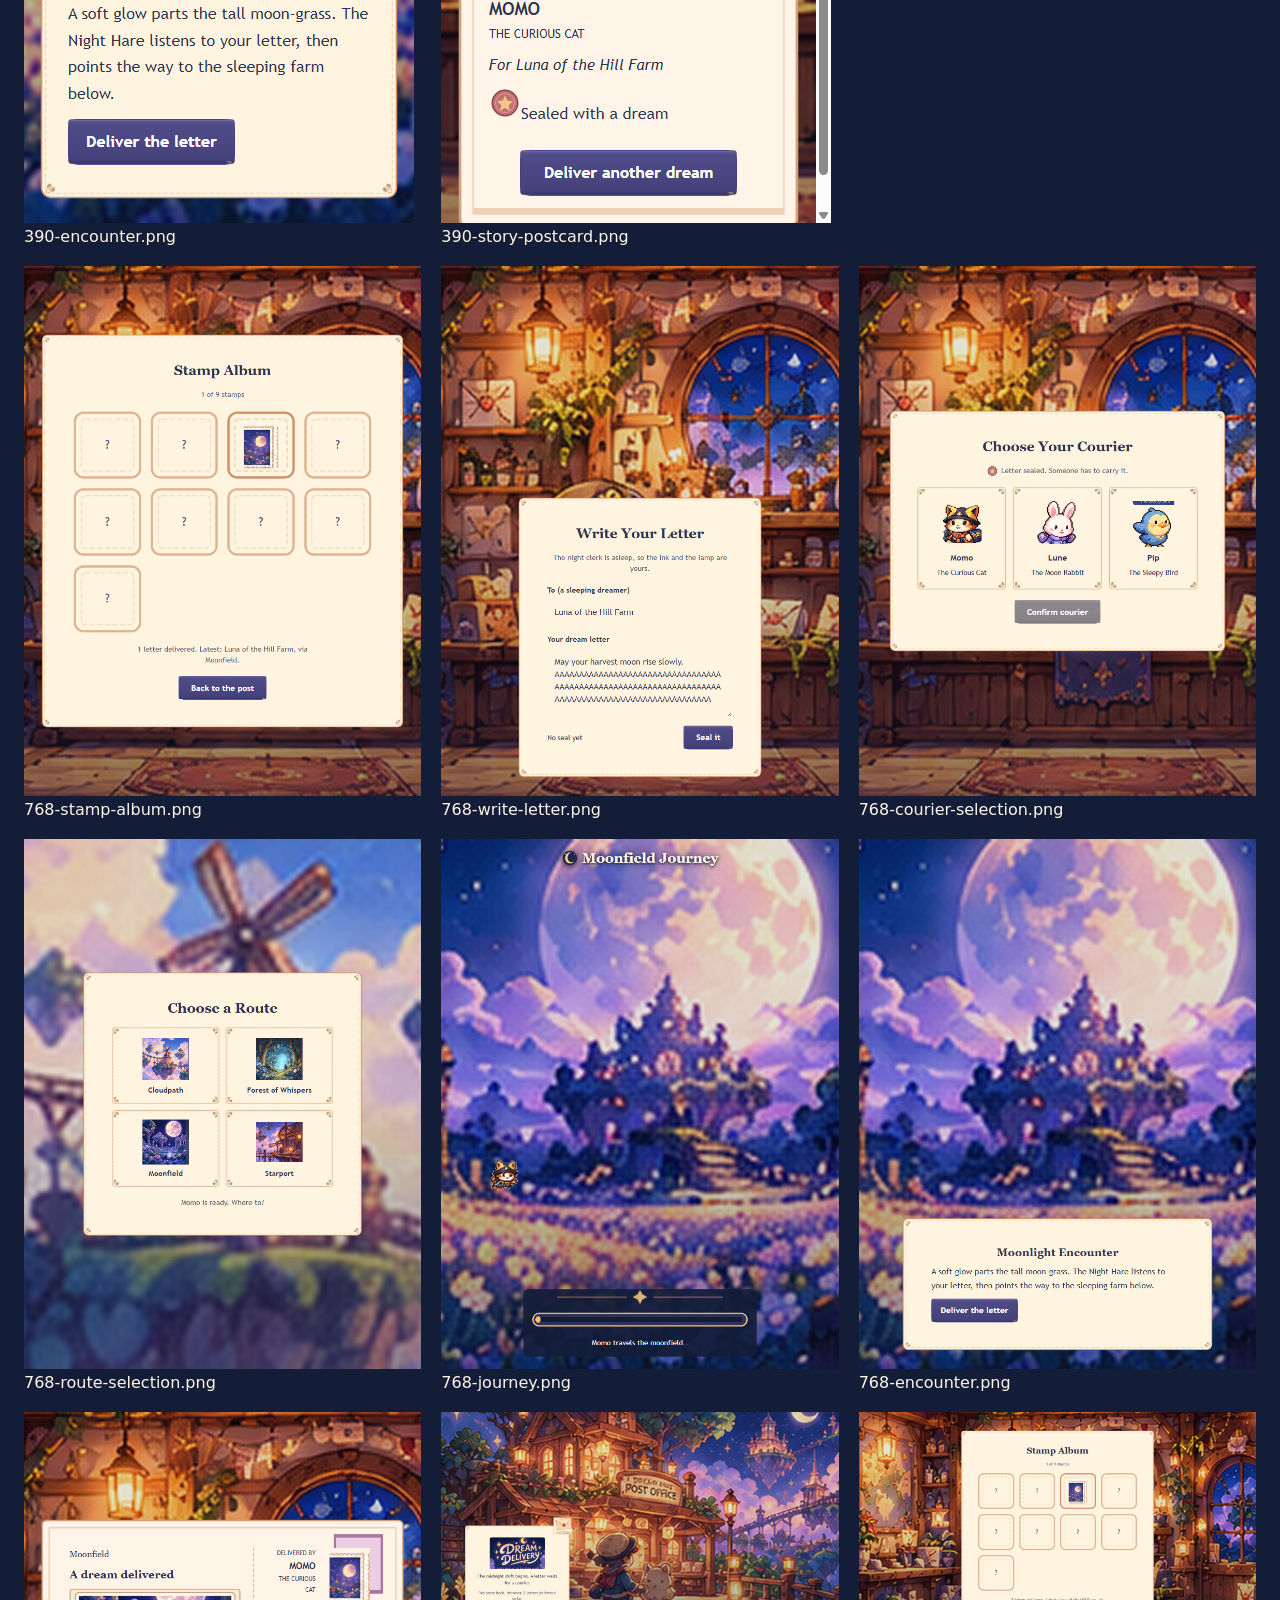
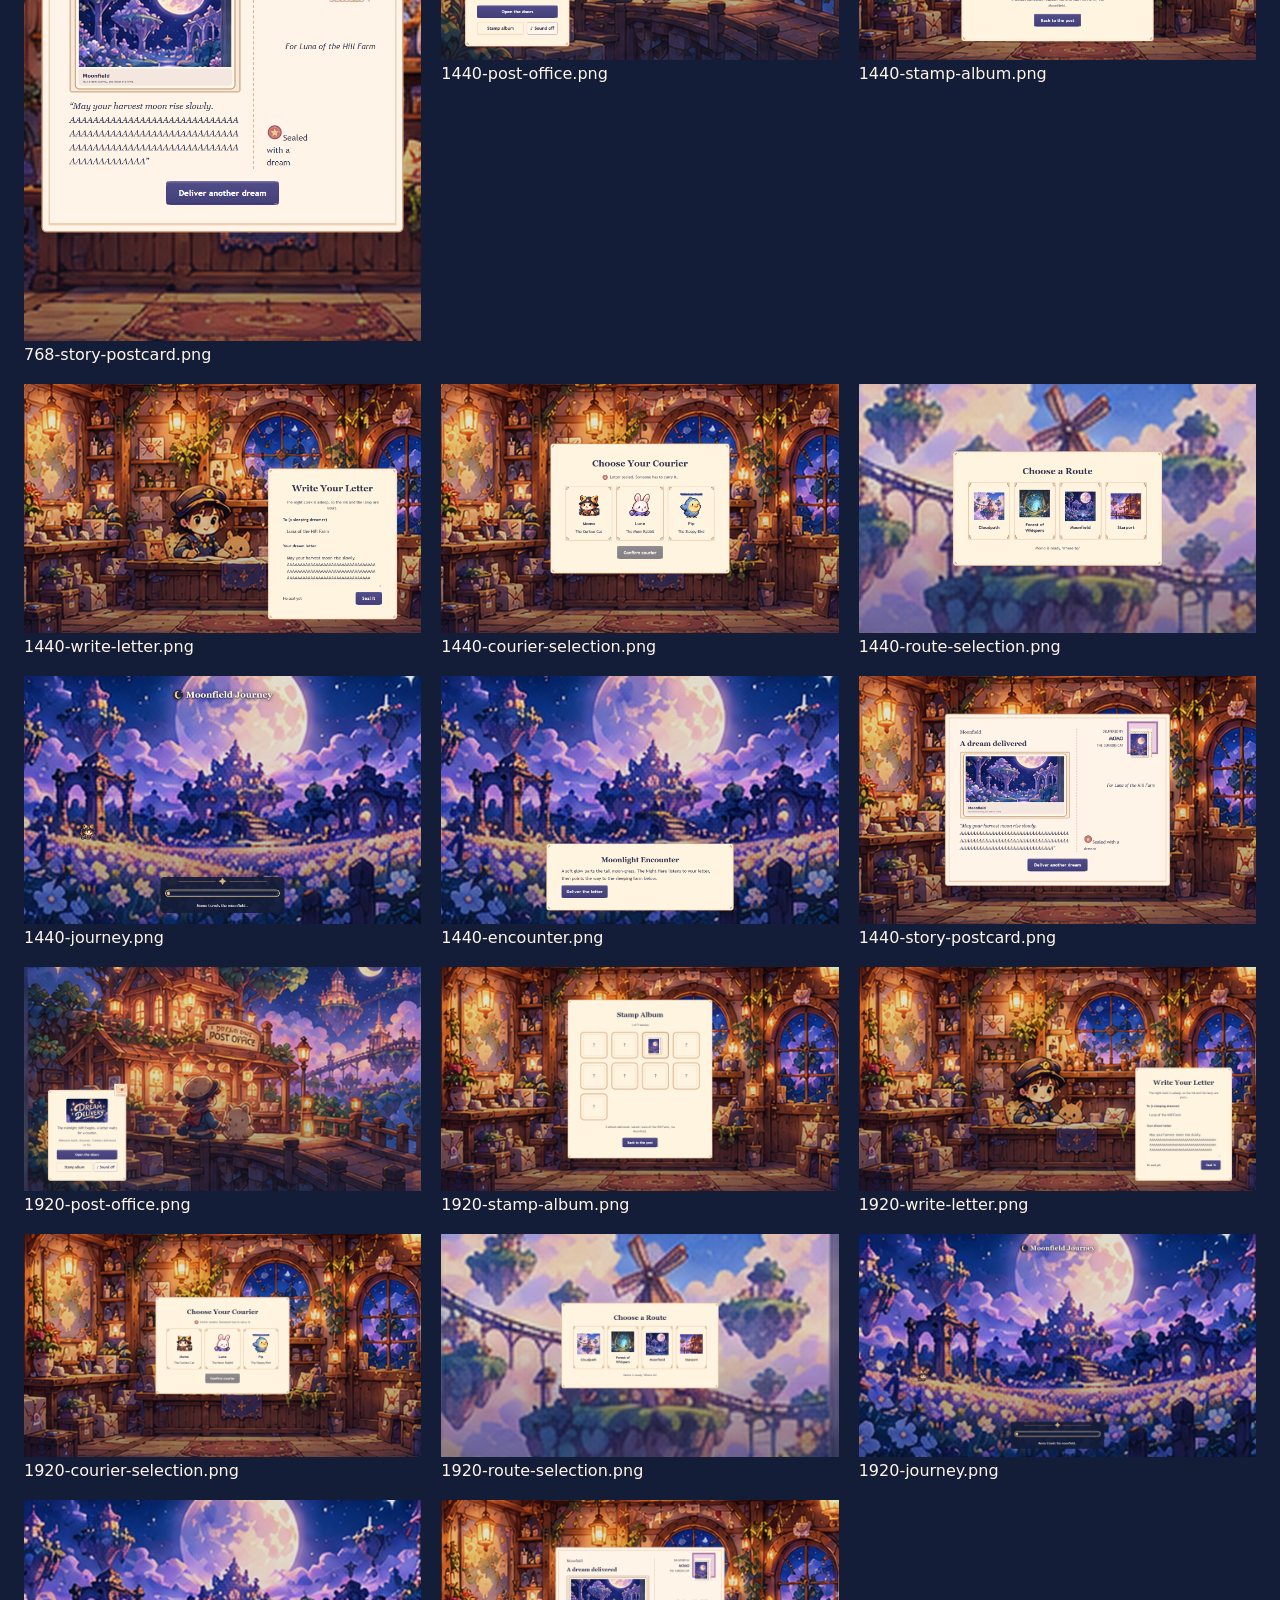
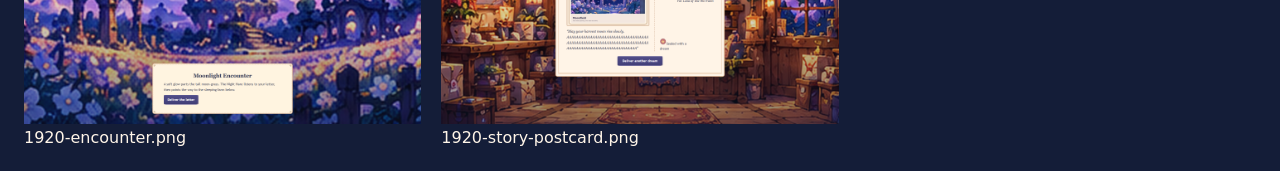
<file: qa/reconstruction-v2/comparison.html>
<!doctype html><title>Dream Delivery visual review</title><style>body{font:16px system-ui;background:#141d38;color:#fff5e8;margin:24px}main{display:grid;grid-template-columns:repeat(auto-fit,minmax(300px,1fr));gap:20px}img{max-width:100%}figure{margin:0}header img{max-width:1000px}</style><header><h1>Approved master reference</h1><img src="../../DreamDelivery_AssetPack_Prototype_v1/DreamDelivery_ArtPack_v0.1/references/master-original.png"><p>Compare composition, visible environment area, portrait registration, legibility and painting/sprite separation. Palette similarity is not visual fidelity.</p></header><main><figure><img src="390-post-office.png"><figcaption>390-post-office.png</figcaption></figure><figure><img src="390-stamp-album.png"><figcaption>390-stamp-album.png</figcaption></figure><figure><img src="390-write-letter.png"><figcaption>390-write-letter.png</figcaption></figure><figure><img src="390-courier-selection.png"><figcaption>390-courier-selection.png</figcaption></figure><figure><img src="390-route-selection.png"><figcaption>390-route-selection.png</figcaption></figure><figure><img src="390-journey.png"><figcaption>390-journey.png</figcaption></figure><figure><img src="390-encounter.png"><figcaption>390-encounter.png</figcaption></figure><figure><img src="390-story-postcard.png"><figcaption>390-story-postcard.png</figcaption></figure><figure><img src="768-post-office.png"><figcaption>768-post-office.png</figcaption></figure><figure><img src="768-stamp-album.png"><figcaption>768-stamp-album.png</figcaption></figure><figure><img src="768-write-letter.png"><figcaption>768-write-letter.png</figcaption></figure><figure><img src="768-courier-selection.png"><figcaption>768-courier-selection.png</figcaption></figure><figure><img src="768-route-selection.png"><figcaption>768-route-selection.png</figcaption></figure><figure><img src="768-journey.png"><figcaption>768-journey.png</figcaption></figure><figure><img src="768-encounter.png"><figcaption>768-encounter.png</figcaption></figure><figure><img src="768-story-postcard.png"><figcaption>768-story-postcard.png</figcaption></figure><figure><img src="1440-post-office.png"><figcaption>1440-post-office.png</figcaption></figure><figure><img src="1440-stamp-album.png"><figcaption>1440-stamp-album.png</figcaption></figure><figure><img src="1440-write-letter.png"><figcaption>1440-write-letter.png</figcaption></figure><figure><img src="1440-courier-selection.png"><figcaption>1440-courier-selection.png</figcaption></figure><figure><img src="1440-route-selection.png"><figcaption>1440-route-selection.png</figcaption></figure><figure><img src="1440-journey.png"><figcaption>1440-journey.png</figcaption></figure><figure><img src="1440-encounter.png"><figcaption>1440-encounter.png</figcaption></figure><figure><img src="1440-story-postcard.png"><figcaption>1440-story-postcard.png</figcaption></figure><figure><img src="1920-post-office.png"><figcaption>1920-post-office.png</figcaption></figure><figure><img src="1920-stamp-album.png"><figcaption>1920-stamp-album.png</figcaption></figure><figure><img src="1920-write-letter.png"><figcaption>1920-write-letter.png</figcaption></figure><figure><img src="1920-courier-selection.png"><figcaption>1920-courier-selection.png</figcaption></figure><figure><img src="1920-route-selection.png"><figcaption>1920-route-selection.png</figcaption></figure><figure><img src="1920-journey.png"><figcaption>1920-journey.png</figcaption></figure><figure><img src="1920-encounter.png"><figcaption>1920-encounter.png</figcaption></figure><figure><img src="1920-story-postcard.png"><figcaption>1920-story-postcard.png</figcaption></figure></main>
</file>
